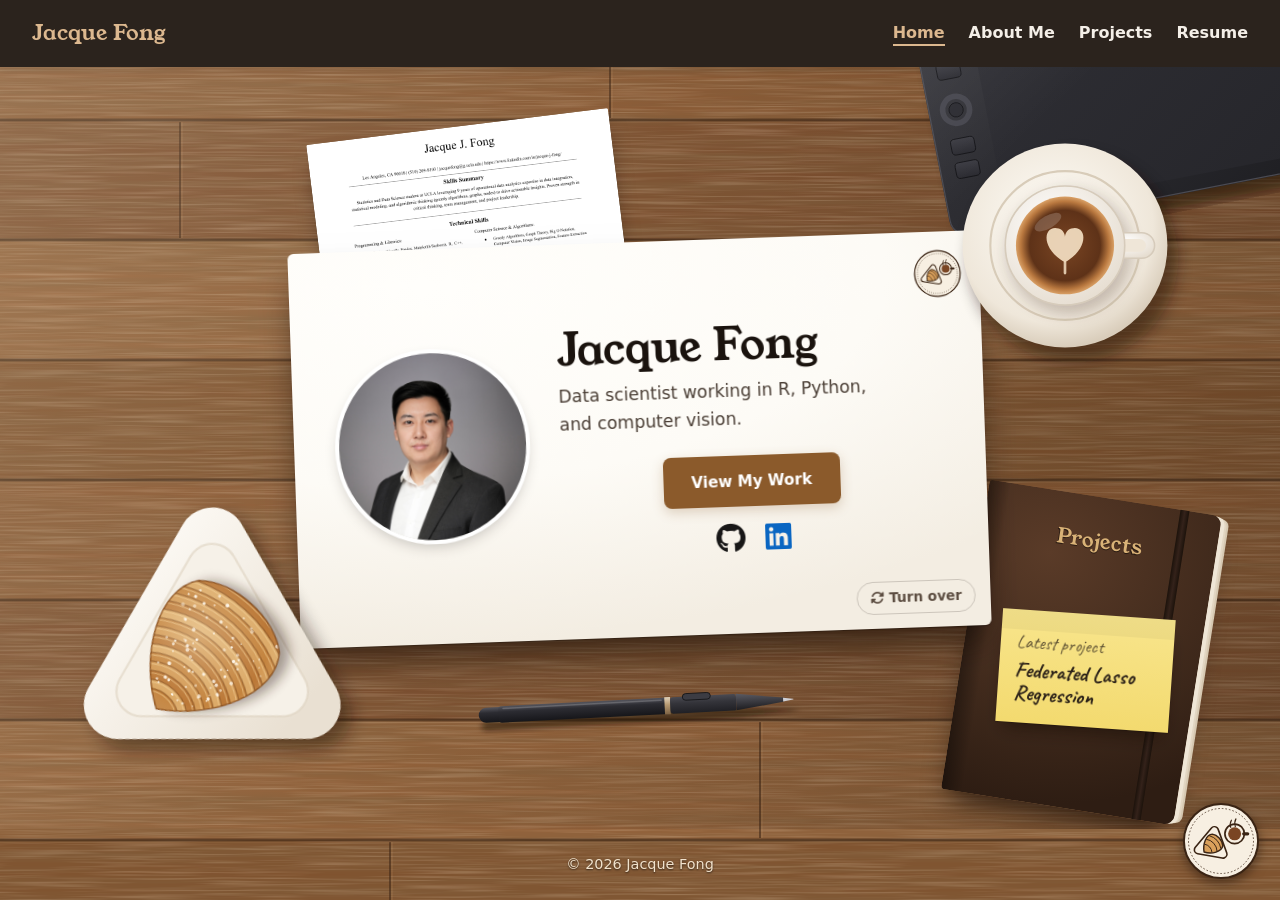
<file: index.html>
<!DOCTYPE html>
<html lang="en">
<head>
    <meta charset="UTF-8">
    <meta name="viewport" content="width=device-width, initial-scale=1.0">
    <title>Jacque Fong | Portfolio</title>
    <link rel="stylesheet" href="https://cdnjs.cloudflare.com/ajax/libs/font-awesome/6.7.2/css/all.min.css">
    <link rel="icon" type="image/svg+xml" href="/assets/emblem.svg">
    <link rel="preconnect" href="https://fonts.googleapis.com">
    <link rel="preconnect" href="https://fonts.gstatic.com" crossorigin>
    <link rel="stylesheet" href="https://fonts.googleapis.com/css2?family=Caveat:wght@500;700&family=Young+Serif&display=swap">
    <link rel="stylesheet" href="/assets/styles.css">
</head>
<body>
    <nav class="site-nav">
        <a href="/" class="brand">Jacque Fong</a>
        <ul>
            <li><a href="/" aria-current="page">Home</a></li>
            <li><a href="/about.html">About Me</a></li>
            <li><a href="/projects.html">Projects</a></li>
            <li><a href="/resume.html">Resume</a></li>
        </ul>
    </nav>

    <main class="desk">
        <img class="prop prop-tablet" src="/assets/tablet.svg" alt="" aria-hidden="true">
        <div class="desk-scene">

            <!-- Things on the desk that are also links -->
            <a class="desk-resume" href="/resume.html" aria-label="Resume">
                <img src="/assets/resume-preview.png" alt="">
            </a>
            <a class="desk-notebook" href="/projects.html" aria-label="All projects">
                <span class="notebook-title">Projects</span>
            </a>
            <a class="sticky-note" id="latest-note" href="/projects.html" hidden>
                <span class="note-label">Latest project</span>
                <span class="note-name" id="latest-name"></span>
                <span class="note-date" id="latest-date"></span>
            </a>

            <!-- Decorative props -->
            <div class="prop prop-coffee" aria-hidden="true">
                <img src="/assets/coffee.svg" alt="">
                <svg class="steam" viewBox="0 0 100 100">
                    <path d="M40 70 C 30 55, 50 45, 40 30 S 45 10, 38 0"/>
                    <path d="M55 72 C 65 58, 45 46, 56 32 S 50 12, 58 2"/>
                    <path d="M48 75 C 40 62, 58 50, 48 36 S 54 16, 46 6"/>
                </svg>
            </div>
            <img class="prop prop-pastry" src="/assets/sfogliatella.svg" alt="" aria-hidden="true">
            <img class="prop prop-pen" src="/assets/pen.svg" alt="" aria-hidden="true">

            <!-- The business card: front and back -->
            <div class="card-wrap">
                <div class="card-flipper" id="card">
                    <article class="business-card card-front" aria-label="Business card, front">
                        <img class="card-emblem" src="/assets/emblem.svg" alt="">
                        <img class="card-photo" src="/assets/profile.jpg" alt="Photo of Jacque Fong">
                        <div class="card-text">
                            <h1>Jacque Fong</h1>
                            <p>Data scientist working in R, Python, and computer vision.</p>
                            <div class="actions">
                                <a href="/projects.html" class="btn">View My Work</a>
                                <div class="social-links">
                                    <a class="github" href="https://github.com/FongJacque" target="_blank" rel="noopener" aria-label="GitHub" title="GitHub">
                                        <i class="fa-brands fa-github" aria-hidden="true"></i>
                                    </a>
                                    <a class="linkedin" href="https://www.linkedin.com/in/jacque-j-fong/" target="_blank" rel="noopener" aria-label="LinkedIn" title="LinkedIn">
                                        <i class="fa-brands fa-linkedin" aria-hidden="true"></i>
                                    </a>
                                </div>
                            </div>
                        </div>
                        <button class="flip-btn" type="button" data-flip>
                            <i class="fa-solid fa-rotate" aria-hidden="true"></i> Turn over
                        </button>
                    </article>

                    <article class="business-card card-back" aria-label="Business card, back" inert>
                        <img class="card-emblem" src="/assets/emblem.svg" alt="">
                        <div class="back-text">
                            <h2>A little more about me</h2>
                            <p>I study Statistics and Data Science at UCLA, after nine years as an intelligence
                                analyst in the U.S. Army. I like turning messy data into clear answers, mostly in R and Python.</p>
                            <p class="currently"><strong>Currently:</strong> open to internships and entry-level roles
                                in data science, analytics, and statistics.</p>
                            <div class="back-links">
                                <a class="btn" href="/about.html">About me</a>
                                <a class="btn btn-outline" href="/resume.html">Resume</a>
                            </div>
                        </div>
                        <button class="flip-btn" type="button" data-flip>
                            <i class="fa-solid fa-rotate" aria-hidden="true"></i> Turn back
                        </button>
                    </article>
                </div>
            </div>
        </div>
    </main>

    <footer class="site-footer">© 2026 Jacque Fong</footer>

    <script>
    // ---------- Flip the business card ----------
    (function () {
        const card  = document.getElementById("card");
        const front = card.querySelector(".card-front");
        const back  = card.querySelector(".card-back");
        card.querySelectorAll("[data-flip]").forEach(btn => btn.addEventListener("click", () => {
            const flipped = card.classList.toggle("flipped");
            // Only the face you can see can be clicked or tabbed into
            front.inert = flipped;
            back.inert = !flipped;
            (flipped ? back : front).querySelector("[data-flip]").focus({ preventScroll: true });
        }));
    })();

    // ---------- Sticky note: the most recently updated project ----------
    (async function () {
        const note = document.getElementById("latest-note");
        function timeAgo(iso) {
            const days = Math.floor((Date.now() - new Date(iso)) / 86400000);
            if (days < 1) return "today";
            if (days < 2) return "yesterday";
            if (days < 30) return `${days} days ago`;
            const months = Math.floor(days / 30);
            return months < 12 ? `${months} month${months > 1 ? "s" : ""} ago` : "over a year ago";
        }
        async function lastCommit(repo, path) {
            const res = await fetch(`https://api.github.com/repos/${repo}/commits?path=${encodeURIComponent(path)}&per_page=1`);
            if (!res.ok) return null;
            const list = await res.json();
            return list.length ? list[0].commit.committer.date : null;
        }
        try {
            const config = await (await fetch("/assets/projects.json")).json();
            if (!config.projects.length) return;

            // Same 30-minute cache the Projects page uses, so this rarely calls GitHub
            let dates = null;
            try {
                const saved = JSON.parse(sessionStorage.getItem("project-dates-v1"));
                if (saved && Date.now() - saved.time < 30 * 60000) dates = saved.dates;
            } catch (e) {}
            if (!dates) {
                dates = {};
                await Promise.all(config.projects.map(async p => {
                    const found = await Promise.all([p.path, ...(p.previousPaths || [])].map(path => lastCommit(config.repo, path).catch(() => null)));
                    dates[p.id] = found.filter(Boolean).sort().pop() || null;
                }));
                try { if (Object.values(dates).some(Boolean)) sessionStorage.setItem("project-dates-v1", JSON.stringify({ time: Date.now(), dates })); } catch (e) {}
            }

            const latest = [...config.projects].sort((a, b) => (dates[b.id] || "").localeCompare(dates[a.id] || ""))[0];
            document.getElementById("latest-name").textContent = latest.name;
            document.getElementById("latest-date").textContent = dates[latest.id] ? `updated ${timeAgo(dates[latest.id])}` : "";
            note.href = `/project.html?id=${encodeURIComponent(latest.id)}`;
            note.hidden = false;
        } catch (e) { /* no note if projects can't load */ }
    })();
    </script>
</body>
</html>
</file>
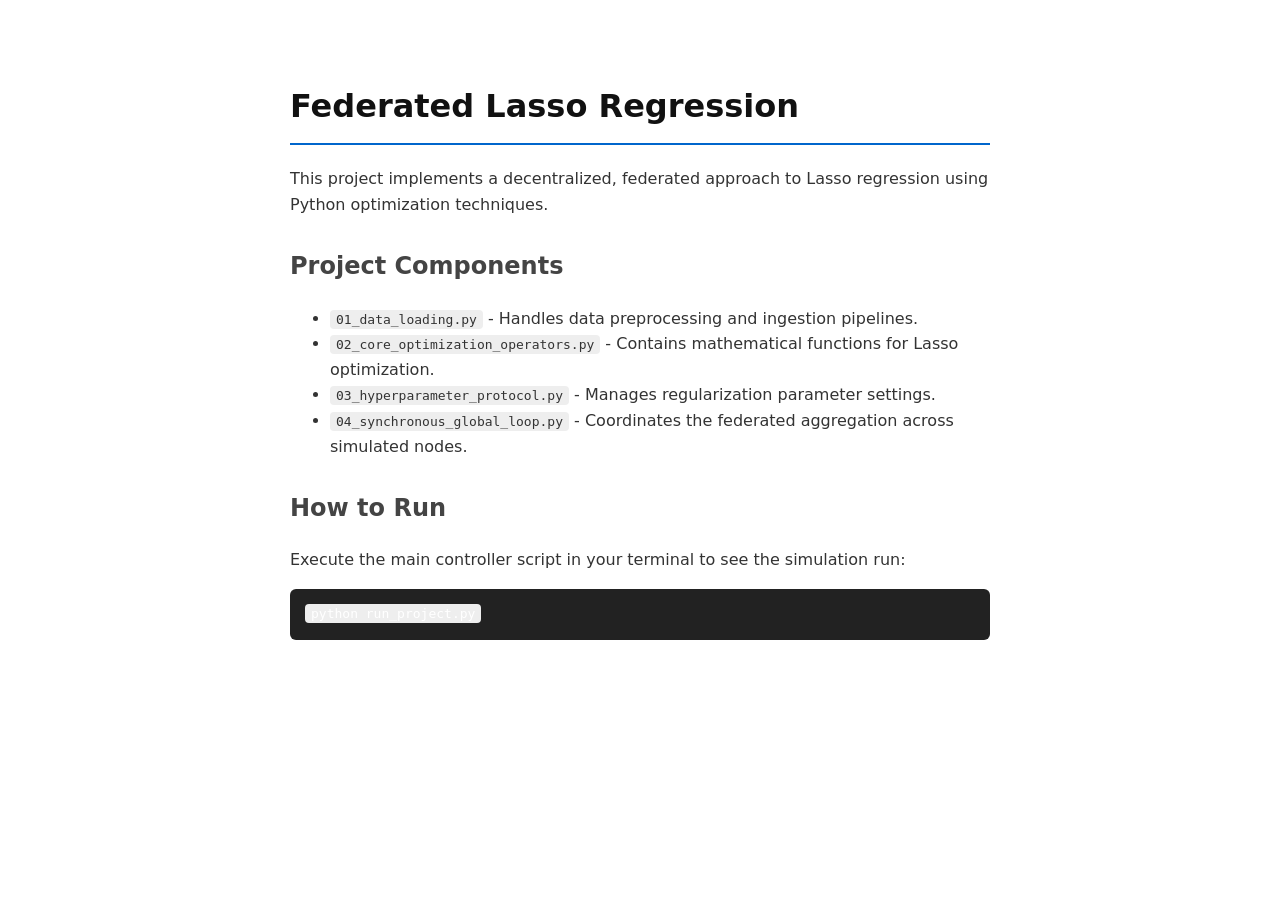
<file: R-Projects/Federated-Lasso-regression/index.html>
<!DOCTYPE html>
<html lang="en">
<head>
    <meta charset="UTF-8">
    <meta name="viewport" content="width=device-width, initial-scale=1.0">
    <title>Federated Lasso Regression</title>
    <style>
        body { font-family: system-ui, sans-serif; max-width: 700px; margin: 40px auto; padding: 20px; line-height: 1.6; color: #333; }
        h1 { color: #111; border-bottom: 2px solid #0066cc; padding-bottom: 10px; }
        h2 { color: #444; margin-top: 30px; }
        .btn { display: inline-block; background: #0066cc; color: white; padding: 10px 20px; text-decoration: none; border-radius: 5px; font-weight: bold; margin-top: 15px; }
        .btn:hover { background: #004c99; }
        code { background: #eee; padding: 2px 6px; border-radius: 4px; font-family: monospace; }
        pre { background: #222; color: #fff; padding: 15px; border-radius: 6px; overflow-x: auto; }
    </style>
</head>
<body>
    <h1>Federated Lasso Regression</h1>
    <p>This project implements a decentralized, federated approach to Lasso regression using Python optimization techniques.</p>
    
    <h2>Project Components</h2>
    <ul>
        <li><code>01_data_loading.py</code> - Handles data preprocessing and ingestion pipelines.</li>
        <li><code>02_core_optimization_operators.py</code> - Contains mathematical functions for Lasso optimization.</li>
        <li><code>03_hyperparameter_protocol.py</code> - Manages regularization parameter settings.</li>
        <li><code>04_synchronous_global_loop.py</code> - Coordinates the federated aggregation across simulated nodes.</li>
    </ul>

    <h2>How to Run</h2>
    <p>Execute the main controller script in your terminal to see the simulation run:</p>
    <pre><code>python run_project.py</code></pre>
</body>
</html>
</file>
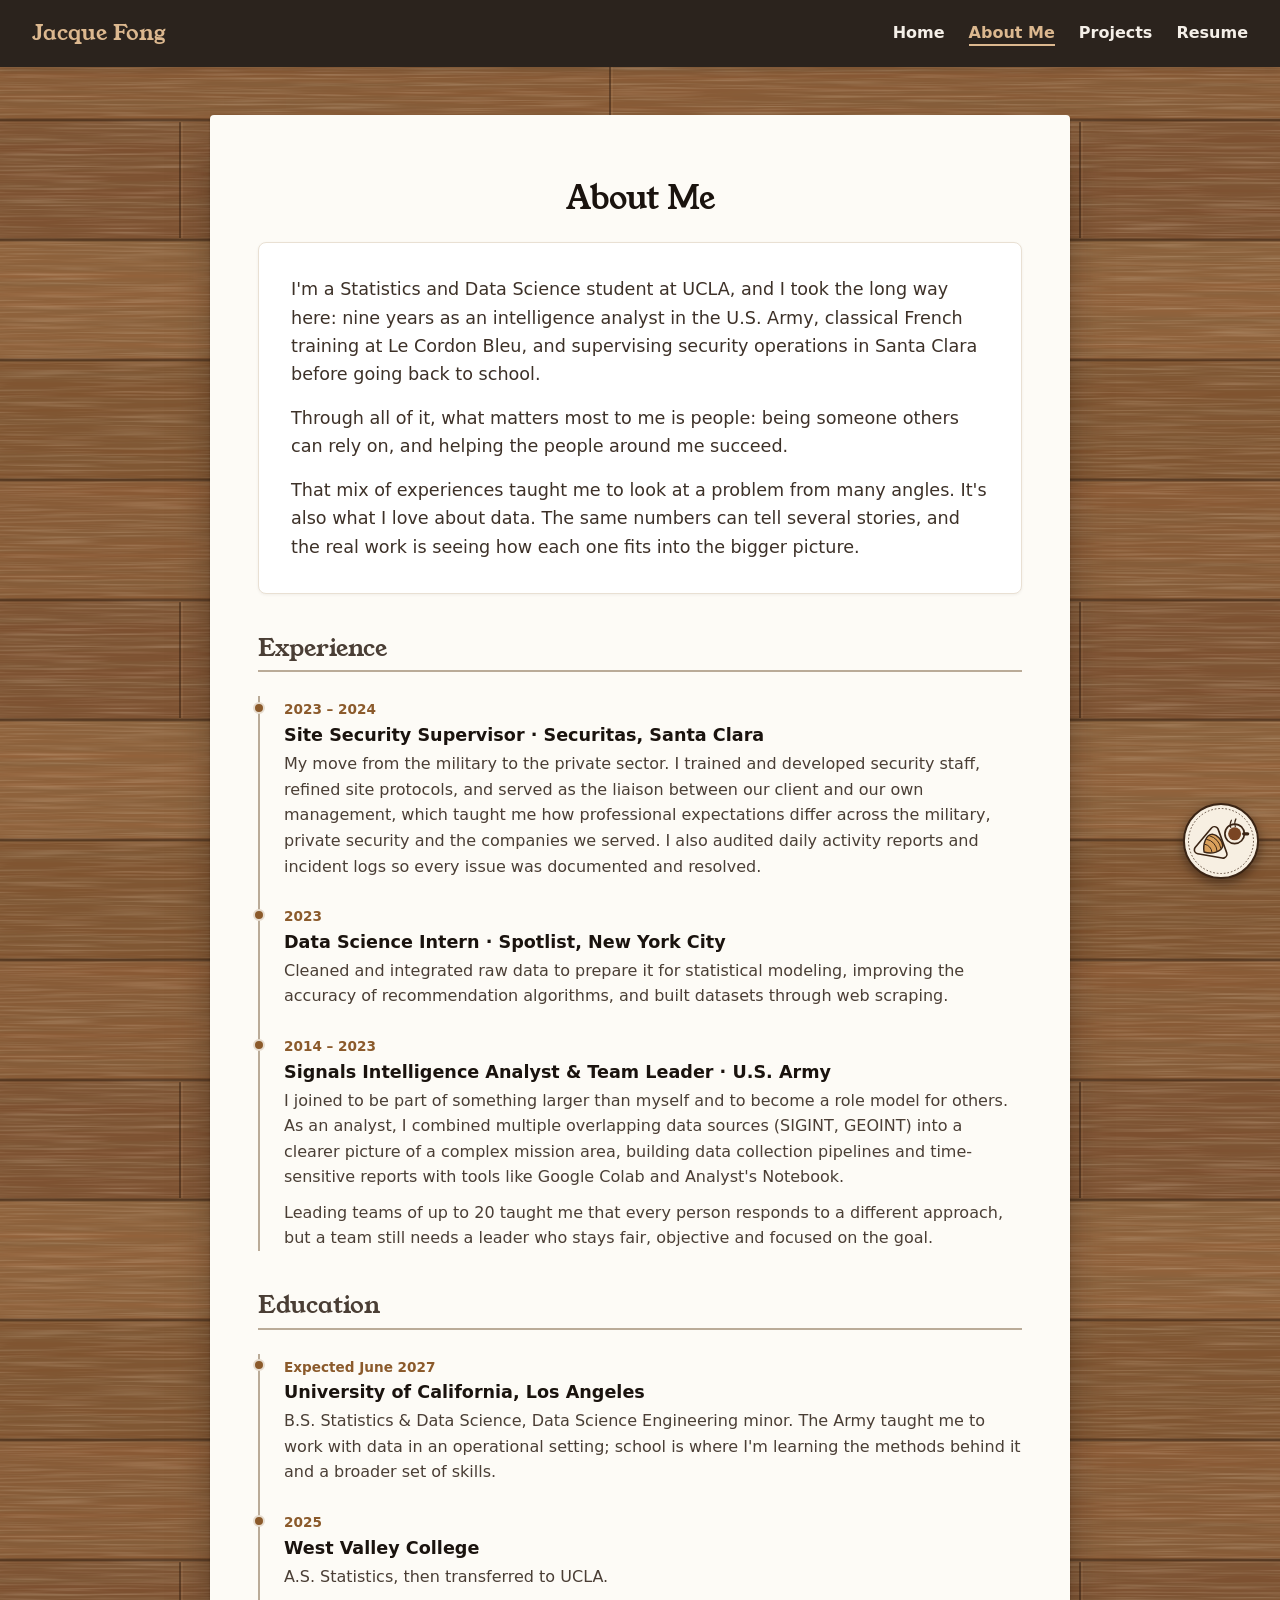
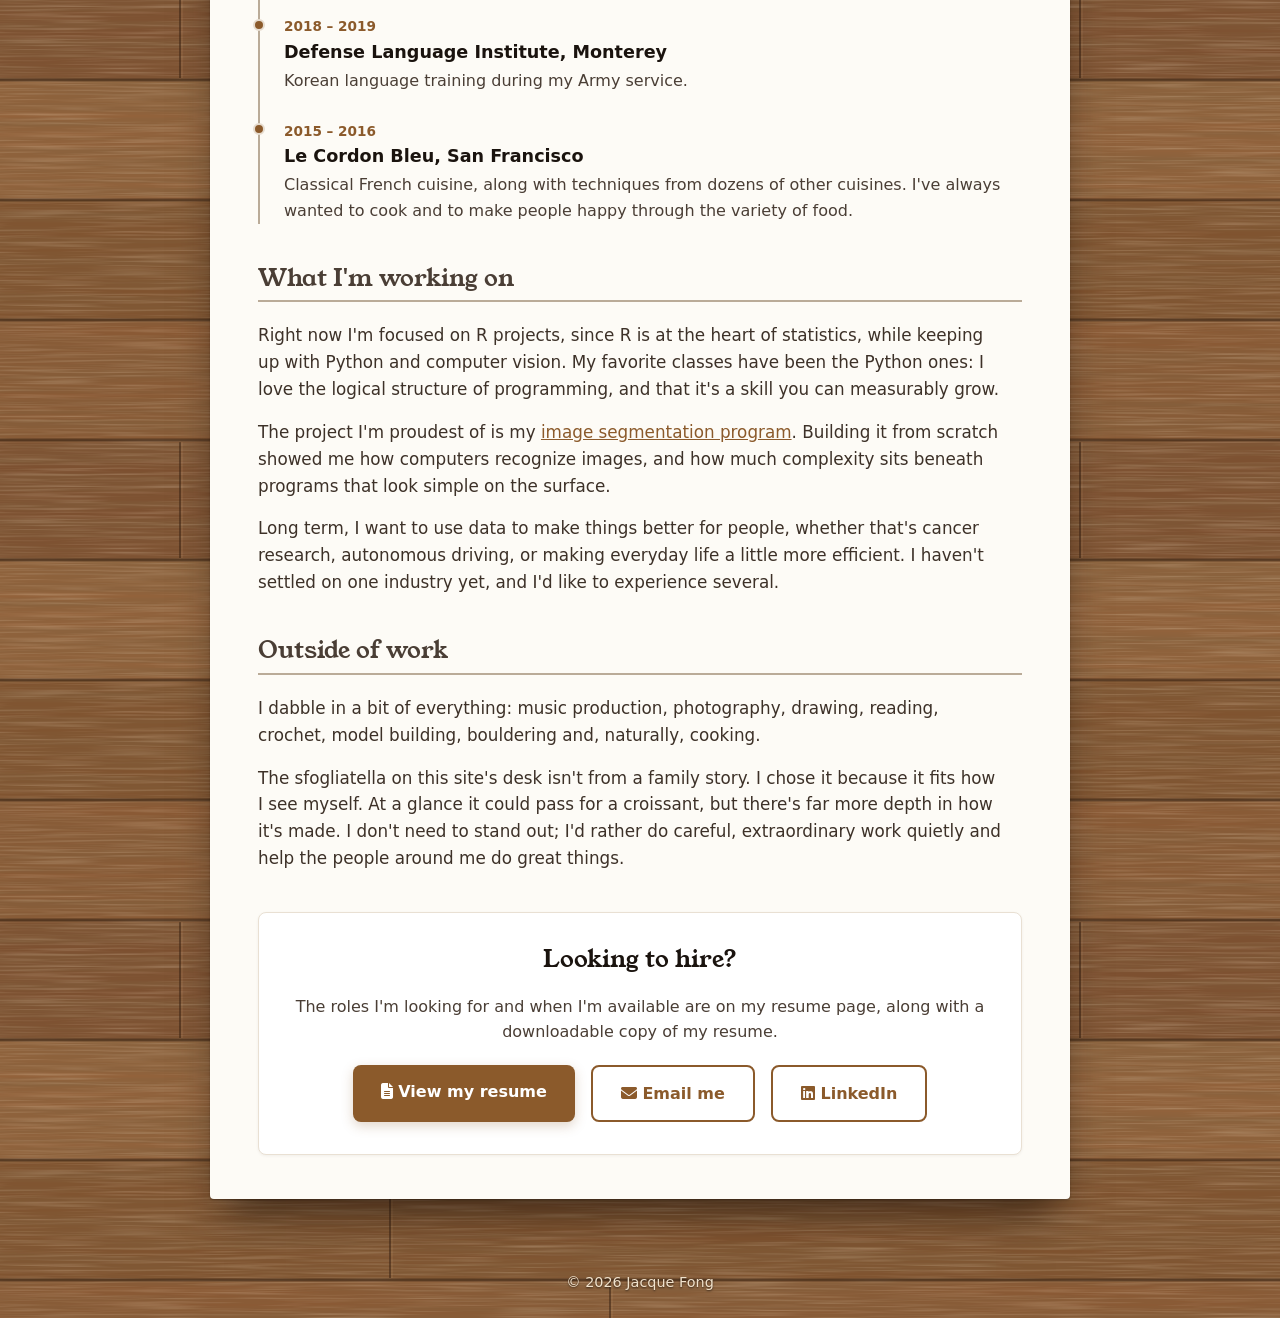
<file: about.html>
<!DOCTYPE html>
<html lang="en">
<head>
    <meta charset="UTF-8">
    <meta name="viewport" content="width=device-width, initial-scale=1.0">
    <title>About Me | Jacque Fong</title>
    <link rel="stylesheet" href="https://cdnjs.cloudflare.com/ajax/libs/font-awesome/6.7.2/css/all.min.css">
    <link rel="icon" type="image/svg+xml" href="/assets/emblem.svg">
    <link rel="preconnect" href="https://fonts.googleapis.com">
    <link rel="preconnect" href="https://fonts.gstatic.com" crossorigin>
    <link rel="stylesheet" href="https://fonts.googleapis.com/css2?family=Young+Serif&display=swap">
    <link rel="stylesheet" href="/assets/styles.css">
</head>
<body>
    <nav class="site-nav">
        <a href="/" class="brand">Jacque Fong</a>
        <ul>
            <li><a href="/">Home</a></li>
            <li><a href="/about.html" aria-current="page">About Me</a></li>
            <li><a href="/projects.html">Projects</a></li>
            <li><a href="/resume.html">Resume</a></li>
        </ul>
    </nav>

    <main class="container about-page">
        <h1>About Me</h1>

        <section class="card about-intro">
            <p>I'm a Statistics and Data Science student at UCLA, and I took the long way here: nine years as an
                intelligence analyst in the U.S. Army, classical French training at Le Cordon Bleu, and supervising
                security operations in Santa Clara before going back to school.</p>
            <p>Through all of it, what matters most to me is people: being someone others can rely on, and helping
                the people around me succeed.</p>
            <p>That mix of experiences taught me to look at a problem from many angles. It's also what I love about
                data. The same numbers can tell several stories, and the real work is seeing how each one fits into
                the bigger picture.</p>
        </section>

        <section class="about-block">
            <h2>Experience</h2>
            <ol class="timeline">
                <li>
                    <span class="when">2023 – 2024</span>
                    <h3>Site Security Supervisor · Securitas, Santa Clara</h3>
                    <p>My move from the military to the private sector. I trained and developed security staff,
                        refined site protocols, and served as the liaison between our client and our own management,
                        which taught me how professional expectations differ across the military, private security and
                        the companies we served. I also audited daily activity reports and incident logs so every issue
                        was documented and resolved.</p>
                </li>
                <li>
                    <span class="when">2023</span>
                    <h3>Data Science Intern · Spotlist, New York City</h3>
                    <p>Cleaned and integrated raw data to prepare it for statistical modeling, improving the accuracy
                        of recommendation algorithms, and built datasets through web scraping.</p>
                </li>
                <li>
                    <span class="when">2014 – 2023</span>
                    <h3>Signals Intelligence Analyst &amp; Team Leader · U.S. Army</h3>
                    <p>I joined to be part of something larger than myself and to become a role model for others. As
                        an analyst, I combined multiple overlapping data sources (SIGINT, GEOINT) into a clearer picture
                        of a complex mission area, building data collection pipelines and time-sensitive reports with
                        tools like Google Colab and Analyst's Notebook.</p>
                    <p>Leading teams of up to 20 taught me that every person responds to a different approach, but a
                        team still needs a leader who stays fair, objective and focused on the goal.</p>
                </li>
            </ol>
        </section>

        <section class="about-block">
            <h2>Education</h2>
            <ol class="timeline">
                <li>
                    <span class="when">Expected June 2027</span>
                    <h3>University of California, Los Angeles</h3>
                    <p>B.S. Statistics &amp; Data Science, Data Science Engineering minor. The Army taught me to work
                        with data in an operational setting; school is where I'm learning the methods behind it and a
                        broader set of skills.</p>
                </li>
                <li>
                    <span class="when">2025</span>
                    <h3>West Valley College</h3>
                    <p>A.S. Statistics, then transferred to UCLA.</p>
                </li>
                <li>
                    <span class="when">2018 – 2019</span>
                    <h3>Defense Language Institute, Monterey</h3>
                    <p>Korean language training during my Army service.</p>
                </li>
                <li>
                    <span class="when">2015 – 2016</span>
                    <h3>Le Cordon Bleu, San Francisco</h3>
                    <p>Classical French cuisine, along with techniques from dozens of other cuisines. I've always
                        wanted to cook and to make people happy through the variety of food.</p>
                </li>
            </ol>
        </section>

        <section class="about-block about-prose">
            <h2>What I'm working on</h2>
            <p>Right now I'm focused on R projects, since R is at the heart of statistics, while keeping up with
                Python and computer vision. My favorite classes have been the Python ones: I love the logical
                structure of programming, and that it's a skill you can measurably grow.</p>
            <p>The project I'm proudest of is my <a href="/project.html?id=image-segmentation">image segmentation
                program</a>. Building it from scratch showed me how computers recognize images, and how much
                complexity sits beneath programs that look simple on the surface.</p>
            <p>Long term, I want to use data to make things better for people, whether that's cancer research,
                autonomous driving, or making everyday life a little more efficient. I haven't settled on one industry
                yet, and I'd like to experience several.</p>
        </section>

        <section class="about-block about-prose">
            <h2>Outside of work</h2>
            <p>I dabble in a bit of everything: music production, photography, drawing, reading, crochet, model
                building, bouldering and, naturally, cooking.</p>
            <p>The sfogliatella on this site's desk isn't from a family story. I chose it because it fits how I see
                myself. At a glance it could pass for a croissant, but there's far more depth in how it's made. I don't
                need to stand out; I'd rather do careful, extraordinary work quietly and help the people around me do
                great things.</p>
        </section>

        <section class="card about-cta">
            <h2>Looking to hire?</h2>
            <p>The roles I'm looking for and when I'm available are on my resume page, along with a
                downloadable copy of my resume.</p>
            <div class="cta-row">
                <a class="btn" href="/resume.html">
                    <i class="fa-solid fa-file-lines" aria-hidden="true"></i> View my resume</a>
                <a class="btn btn-outline" href="mailto:fong.jacque@gmail.com">
                    <i class="fa-solid fa-envelope" aria-hidden="true"></i> Email me</a>
                <a class="btn btn-outline" href="https://www.linkedin.com/in/jacque-j-fong/" target="_blank" rel="noopener">
                    <i class="fa-brands fa-linkedin" aria-hidden="true"></i> LinkedIn</a>
            </div>
        </section>
    </main>

    <footer class="site-footer">© 2026 Jacque Fong</footer>
</body>
</html>
</file>
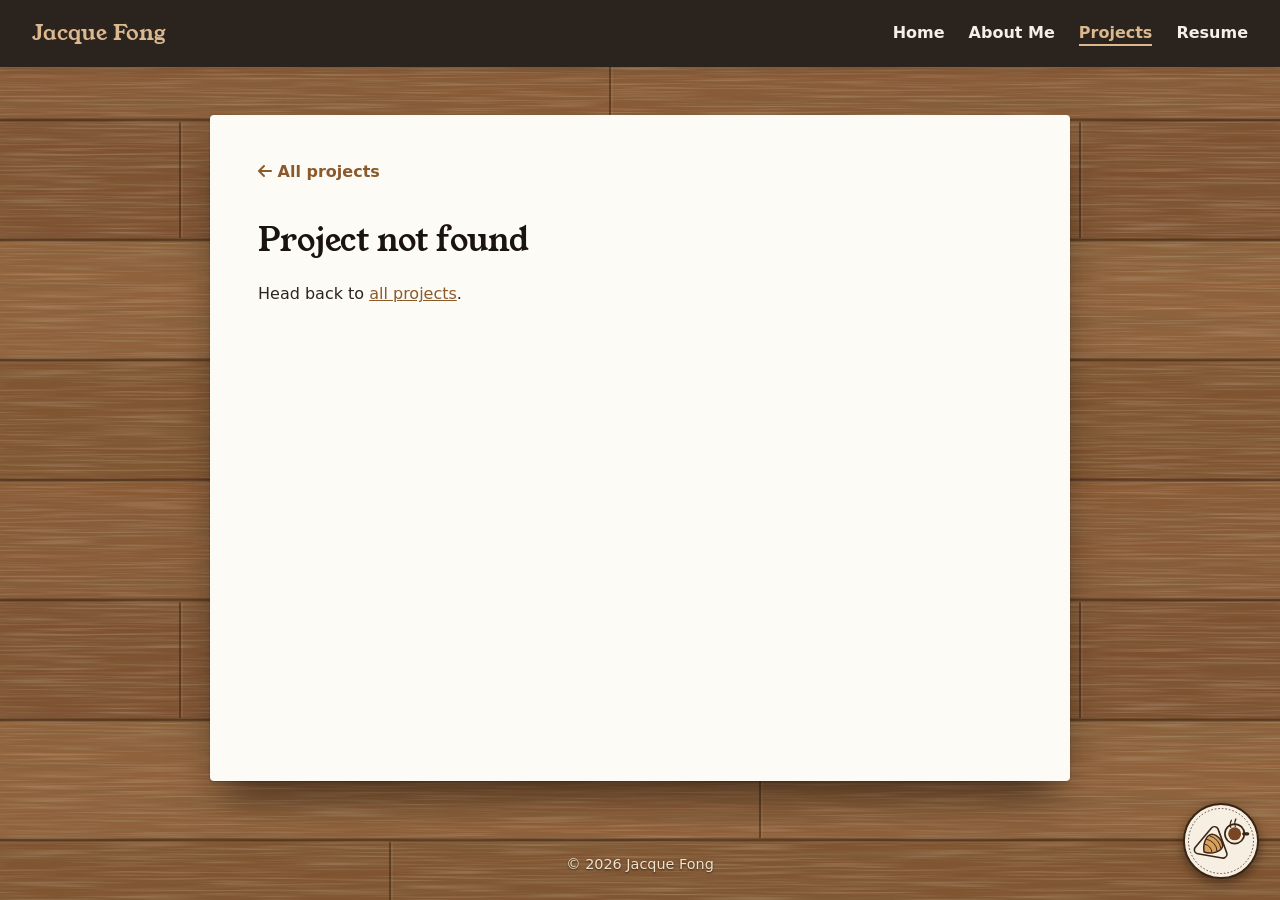
<file: project.html>
<!DOCTYPE html>
<html lang="en">
<head>
    <meta charset="UTF-8">
    <meta name="viewport" content="width=device-width, initial-scale=1.0">
    <title>Project | Jacque Fong</title>
    <link rel="stylesheet" href="https://cdnjs.cloudflare.com/ajax/libs/font-awesome/6.7.2/css/all.min.css">
    <link rel="icon" type="image/svg+xml" href="/assets/emblem.svg">
    <link rel="preconnect" href="https://fonts.googleapis.com">
    <link rel="preconnect" href="https://fonts.gstatic.com" crossorigin>
    <link rel="stylesheet" href="https://fonts.googleapis.com/css2?family=Young+Serif&display=swap">
    <link rel="stylesheet" href="/assets/styles.css">
</head>
<body>
    <nav class="site-nav">
        <a href="/" class="brand">Jacque Fong</a>
        <ul>
            <li><a href="/">Home</a></li>
            <li><a href="/about.html">About Me</a></li>
            <li><a href="/projects.html" aria-current="page">Projects</a></li>
            <li><a href="/resume.html">Resume</a></li>
        </ul>
    </nav>

    <main class="container project-page">
        <a href="/projects.html" class="back-link"><i class="fa-solid fa-arrow-left" aria-hidden="true"></i> All projects</a>

        <div id="project-body">
            <p class="loading">Loading project…</p>
        </div>
    </main>

    <footer class="site-footer">© 2026 Jacque Fong</footer>

    <script type="module">
    import { runDemo, stopDemo, demoLanguage } from "/assets/demo-runner.js";

    // ------------------------------------------------------------------
    // One template for every project: project.html?id=<project id>.
    // Details come from /assets/projects.json; activity comes from
    // GitHub's public API; demos run through /assets/demo-runner.js.
    // ------------------------------------------------------------------

    const params = new URLSearchParams(location.search);
    const projectId = params.get("id");
    const body = document.getElementById("project-body");

    function escapeHtml(text) {
        const div = document.createElement("div");
        div.textContent = text;
        return div.innerHTML;
    }

    function formatDate(iso) {
        return new Date(iso).toLocaleDateString(undefined, { year: "numeric", month: "short", day: "numeric" });
    }

    // ---------- Activity: commits from GitHub ----------

    async function fetchCommits(repo, project) {
        const cacheKey = "commits-v1-" + project.id;
        try {
            const saved = JSON.parse(sessionStorage.getItem(cacheKey));
            if (saved && Date.now() - saved.time < 30 * 60000) return saved.commits;
        } catch (e) { /* no storage: just fetch */ }

        const paths = [project.path, ...(project.previousPaths || [])];
        const lists = await Promise.all(paths.map(async path => {
            const res = await fetch(`https://api.github.com/repos/${repo}/commits?path=${encodeURIComponent(path)}&per_page=100`);
            if (!res.ok) throw new Error("GitHub API " + res.status);
            return res.json();
        }));

        // Merge, drop duplicates (e.g. the commit that moved the folder), newest first
        const bySha = new Map();
        lists.flat().forEach(c => bySha.set(c.sha, {
            sha: c.sha,
            message: c.commit.message.split("\n")[0],
            date: c.commit.author.date,
            url: c.html_url,
        }));
        const commits = [...bySha.values()].sort((a, b) => b.date.localeCompare(a.date));

        try { sessionStorage.setItem(cacheKey, JSON.stringify({ time: Date.now(), commits })); } catch (e) {}
        return commits;
    }

    function localDayKey(date) {
        return `${date.getFullYear()}-${date.getMonth()}-${date.getDate()}`;
    }

    // GitHub-style grid: one column per week, one square per day, last 52 weeks
    function activityGrid(commits) {
        const counts = {};
        commits.forEach(c => {
            const key = localDayKey(new Date(c.date));
            counts[key] = (counts[key] || 0) + 1;
        });

        const today = new Date(); today.setHours(0, 0, 0, 0);
        const start = new Date(today);
        start.setDate(start.getDate() - 7 * 52 - today.getDay());   // back to a Sunday

        let cells = "", months = "", lastMonth = -1, week = 0;
        for (let d = new Date(start); d <= today; d.setDate(d.getDate() + 1)) {
            if (d.getDay() === 0) {
                week++;
                if (d.getMonth() !== lastMonth) {
                    lastMonth = d.getMonth();
                    // skip the label for a partial first month: it would be cut off
                    const partialFirstMonth = week === 1 && d.getDate() > 7;
                    if (!partialFirstMonth) months += `<span style="grid-column:${week}">${d.toLocaleDateString(undefined, { month: "short" })}</span>`;
                }
            }
            const n = counts[localDayKey(d)] || 0;
            const level = n === 0 ? 0 : n === 1 ? 1 : n <= 3 ? 2 : n <= 6 ? 3 : 4;
            const label = `${n} commit${n === 1 ? "" : "s"} on ${d.toLocaleDateString()}`;
            cells += `<span class="day level-${level}" title="${label}"></span>`;
        }

        return `
            <div class="grid-scroll">
                <div class="grid-months" style="grid-template-columns:repeat(${week}, 13px)">${months}</div>
                <div class="activity-grid">${cells}</div>
            </div>
            <div class="grid-legend">Less
                <span class="day level-0"></span><span class="day level-1"></span><span class="day level-2"></span>
                <span class="day level-3"></span><span class="day level-4"></span> More
            </div>`;
    }

    function commitList(commits) {
        return `<ol class="commit-list">${commits.map(c => `
            <li>
                <span class="commit-msg">${escapeHtml(c.message)}</span>
                <span class="commit-meta">
                    <time datetime="${c.date}">${formatDate(c.date)}</time>
                    <a href="${c.url}" target="_blank" rel="noopener" title="View this change on GitHub">${c.sha.slice(0, 7)}</a>
                </span>
            </li>`).join("")}</ol>`;
    }

    async function renderActivity(repo, project) {
        const box = document.getElementById("activity");
        try {
            const commits = await fetchCommits(repo, project);
            if (!commits.length) { box.innerHTML = `<p class="coming-soon">No commits yet.</p>`; return; }
            const first = commits[commits.length - 1].date, last = commits[0].date;
            box.innerHTML = `
                <p class="activity-summary"><strong>${commits.length}</strong> commit${commits.length === 1 ? "" : "s"}
                    · started ${formatDate(first)} · last updated ${formatDate(last)}</p>
                ${activityGrid(commits)}
                <h3>Recent changes</h3>
                ${commitList(commits.slice(0, 15))}`;
            const scroller = box.querySelector(".grid-scroll");
            scroller.scrollLeft = scroller.scrollWidth;    // show the most recent weeks first on phones
        } catch (err) {
            box.innerHTML = `<p class="coming-soon">Activity couldn't load right now (GitHub limits how often it can be checked).
                See the full history on <a href="https://github.com/${repo}/commits/main/${project.path}" target="_blank" rel="noopener">GitHub</a>.</p>`;
        }
    }

    // ---------- Demo: run the project's code in the browser ----------

    function setupDemo(repo, project) {
        const runBtn  = document.getElementById("run-btn");
        const stopBtn = document.getElementById("stop-btn");
        const status  = document.getElementById("demo-status");
        const output  = document.getElementById("demo-output");
        const plots   = document.getElementById("demo-plots");
        let run = 0, startTime = 0, timer = null, phase = "";

        // ----- Optional: the visitor's own text -----
        const tx = project.demo.text;
        const textarea = tx ? document.getElementById("demo-textarea") : null;
        if (tx) {
            if (tx.example) document.getElementById("text-example").addEventListener("click", () => { textarea.value = tx.example; textarea.focus(); });
            document.getElementById("text-clear").addEventListener("click", () => { textarea.value = ""; textarea.focus(); });
        }

        // ----- Optional: the visitor's own file -----
        const up = project.demo.upload;
        let chosenFile = null;
        if (up) {
            const input   = document.getElementById("demo-file");
            const chosen  = document.getElementById("upload-chosen");
            const thumb   = document.getElementById("upload-thumb");
            const nameEl  = document.getElementById("upload-name");
            const errorEl = document.getElementById("upload-error");
            const allowed = (up.accept || "").split(",").map(x => x.trim().toLowerCase()).filter(Boolean);
            const maxBytes = (up.maxMB || 20) * 1024 * 1024;

            const clear = () => {
                chosenFile = null;
                input.value = "";
                chosen.hidden = true;
                if (thumb.src) URL.revokeObjectURL(thumb.src);
                thumb.removeAttribute("src");
            };
            input.addEventListener("change", () => {
                const file = input.files[0];
                errorEl.hidden = true;
                if (!file) return;
                const ext = "." + (file.name.split(".").pop() || "").toLowerCase();
                if (allowed.length && !allowed.includes(ext)) {
                    errorEl.textContent = `${file.name} isn't a supported file type. Choose ${allowed.join(", ")}.`;
                    errorEl.hidden = false; clear(); return;
                }
                if (file.size > maxBytes) {
                    errorEl.textContent = `${file.name} is larger than ${up.maxMB || 20} MB. Choose a smaller file.`;
                    errorEl.hidden = false; clear(); return;
                }
                chosenFile = file;
                nameEl.textContent = file.name;
                if (file.type.startsWith("image/")) { thumb.src = URL.createObjectURL(file); thumb.hidden = false; }
                else thumb.hidden = true;
                chosen.hidden = false;
            });
            document.getElementById("upload-clear").addEventListener("click", clear);
        }

        const seconds = () => Math.round((Date.now() - startTime) / 1000);
        const tick = () => status.textContent = `${phase} (${seconds()}s)`;

        function print(text, cls) {
            const line = document.createElement("span");
            if (cls) line.className = cls;
            line.textContent = text + "\n";
            output.appendChild(line);
            output.scrollTop = output.scrollHeight;
        }

        function finish(message) {
            clearInterval(timer);
            status.textContent = message;
            runBtn.disabled = false;
            runBtn.innerHTML = `<i class="fa-solid fa-rotate-right" aria-hidden="true"></i> Run again`;
            stopBtn.hidden = true;
        }

        runBtn.addEventListener("click", async () => {
            const thisRun = ++run;
            const live = fn => (...args) => { if (thisRun === run) fn(...args); };   // ignore leftovers from a stopped run
            output.textContent = "";
            plots.innerHTML = "";
            output.hidden = false;
            runBtn.disabled = true;
            stopBtn.hidden = false;
            startTime = Date.now();
            phase = "Starting…";
            timer = setInterval(tick, 1000);
            tick();

            // The visitor's file goes in as user_input/<their file name> and is passed to the script as its argument
            let extra = { files: {}, args: [] };
            if (chosenFile) {
                // Keep the visitor's file name (minus unusual characters) so messages mention it
                const safeName = chosenFile.name.replace(/[^A-Za-z0-9._-]+/g, "_").replace(/^[._]+/, "") || "upload";
                const path = `user_input/${safeName}`;
                extra.files[path] = await chosenFile.arrayBuffer();
                extra.args.push(path);
            }
            // The visitor's text goes in as user_input/<fileName> and is passed as the next argument
            if (textarea && textarea.value.trim()) {
                const path = `user_input/${(tx.fileName || "input.txt").replace(/[^A-Za-z0-9._-]+/g, "_")}`;
                extra.files[path] = new TextEncoder().encode(textarea.value).buffer;
                extra.args.push(path);
            }

            const ok = await runDemo(repo, project, {
                status: live(text => { phase = text; tick(); }),
                stdout: live(text => print(text)),
                stderr: live(text => print(text, "stderr")),
                image:  live(src => {
                    const img = document.createElement("img");
                    img.src = src;
                    img.alt = "Image produced by the demo";
                    plots.appendChild(img);
                }),
            }, extra);
            if (thisRun === run) finish(ok ? `Finished in ${seconds()}s.` : "Stopped with an error.");
        });

        stopBtn.addEventListener("click", () => {
            run++;
            stopDemo();
            print("Stopped.", "stderr");
            finish("Stopped.");
        });
    }

    // ---------- Optional interactive section (a project's own script) ----------

    async function mountWidget(project) {
        const root = document.getElementById("widget-root");
        const base = "/" + project.path.replace(/\/$/, "") + "/";
        try {
            const widget = await import(base + project.widget.script);
            widget.mount(root, {
                basePath: base,
                imageUrl: project.widget.image ? base + project.widget.image : null,
                config: project.widget,
            });
        } catch (err) {
            root.innerHTML = `<p class="coming-soon">This part couldn't load right now. Try refreshing the page.</p>`;
        }
    }

    // ---------- Page ----------

    async function buildPage() {
        let config;
        try { config = await (await fetch("/assets/projects.json")).json(); }
        catch (e) { body.innerHTML = `<p class="coming-soon">This project couldn't load right now.</p>`; return; }

        const project = config.projects.find(p => p.id === projectId);
        if (!project) {
            body.innerHTML = `<h1>Project not found</h1><p>Head back to <a href="/projects.html">all projects</a>.</p>`;
            return;
        }

        document.title = `${project.name} | Jacque Fong`;
        const sourceUrl = `https://github.com/${config.repo}/tree/main/${project.path}`;
        const tags = (project.tags || []).map(t => `<span class="tag">${escapeHtml(t)}</span>`).join("");

        const lang = project.demo && demoLanguage(project.demo) === "r" ? "R" : "Python";
        const up = project.demo && project.demo.upload;
        const uploadBlock = up ? `
                <div class="demo-upload">
                    <input id="demo-file" type="file" accept="${escapeHtml(up.accept || "")}">
                    <label for="demo-file" class="btn btn-outline upload-btn">
                        <i class="fa-solid fa-upload" aria-hidden="true"></i> ${escapeHtml(up.label || "Use your own file")}</label>
                    <div id="upload-chosen" class="upload-chosen" hidden>
                        <img id="upload-thumb" alt="">
                        <span id="upload-name"></span>
                        <button id="upload-clear" class="link-btn" type="button">Use the sample instead</button>
                    </div>
                    <p class="upload-note">${escapeHtml(up.hint || "")} Your file stays on your device: it's read by the in-browser
                        Python and never uploaded anywhere.</p>
                    <p id="upload-error" class="upload-error" role="alert" hidden></p>
                </div>` : "";
        const tx = project.demo && project.demo.text;
        const textBlock = tx ? `
                <div class="demo-text">
                    <label for="demo-textarea" class="demo-text-label">${escapeHtml(tx.label || "Your input (optional)")}</label>
                    <textarea id="demo-textarea" rows="${Number(tx.rows) || 5}" maxlength="${Number(tx.maxLength) || 4000}"
                        placeholder="${escapeHtml(tx.placeholder || "")}" spellcheck="true"></textarea>
                    <div class="demo-text-actions">
                        ${tx.example ? `<button id="text-example" class="link-btn" type="button">Fill in an example</button>` : ""}
                        <button id="text-clear" class="link-btn" type="button">Clear</button>
                    </div>
                    <p class="upload-note">${escapeHtml(tx.hint || "")} Leave it empty to use the default. What you type stays in your browser.</p>
                </div>` : "";
        const demoSection = project.demo ? `
            <section class="card project-block">
                <h2>${escapeHtml(project.demo.title || "Run it")}</h2>
                <p class="demo-note">This runs the project's actual code (<code>${escapeHtml(project.demo.entry)}</code>)
                    right here in your browser using ${lang} for the web. Nothing is installed or saved, and refreshing the page clears it.
                    The first run downloads ${lang} into your browser, so it takes ${escapeHtml(project.demo.runtime || "a little longer")}.</p>
                ${uploadBlock}
                ${textBlock}
                <div class="demo-controls">
                    <button id="run-btn" class="btn" type="button"><i class="fa-solid fa-play" aria-hidden="true"></i> Run demo</button>
                    <button id="stop-btn" class="btn btn-outline" type="button" hidden><i class="fa-solid fa-stop" aria-hidden="true"></i> Stop</button>
                    <span id="demo-status" class="demo-status" aria-live="polite"></span>
                </div>
                <pre id="demo-output" class="demo-output" hidden></pre>
                <div id="demo-plots" class="demo-plots"></div>
            </section>` : "";

        body.innerHTML = `
            <header class="project-header">
                <h1>${escapeHtml(project.name)}</h1>
                <p>${escapeHtml(project.description)}</p>
                <div class="tags">${tags}</div>
                <a class="btn btn-outline source-btn" href="${sourceUrl}" target="_blank" rel="noopener">
                    <i class="fa-brands fa-github" aria-hidden="true"></i> View source on GitHub</a>
            </header>

            ${project.widget ? `
            <section class="card project-block">
                <h2>${escapeHtml(project.widget.title || "Try it yourself")}</h2>
                <div id="widget-root"><p class="loading">Loading…</p></div>
            </section>` : ""}

            <section class="card project-block">
                <h2>Activity</h2>
                <div id="activity"><p class="loading">Loading activity…</p></div>
            </section>

            ${demoSection}`;

        renderActivity(config.repo, project);
        if (project.widget) mountWidget(project);
        if (project.demo) setupDemo(config.repo, project);
    }

    buildPage();
    </script>
</body>
</html>
</file>
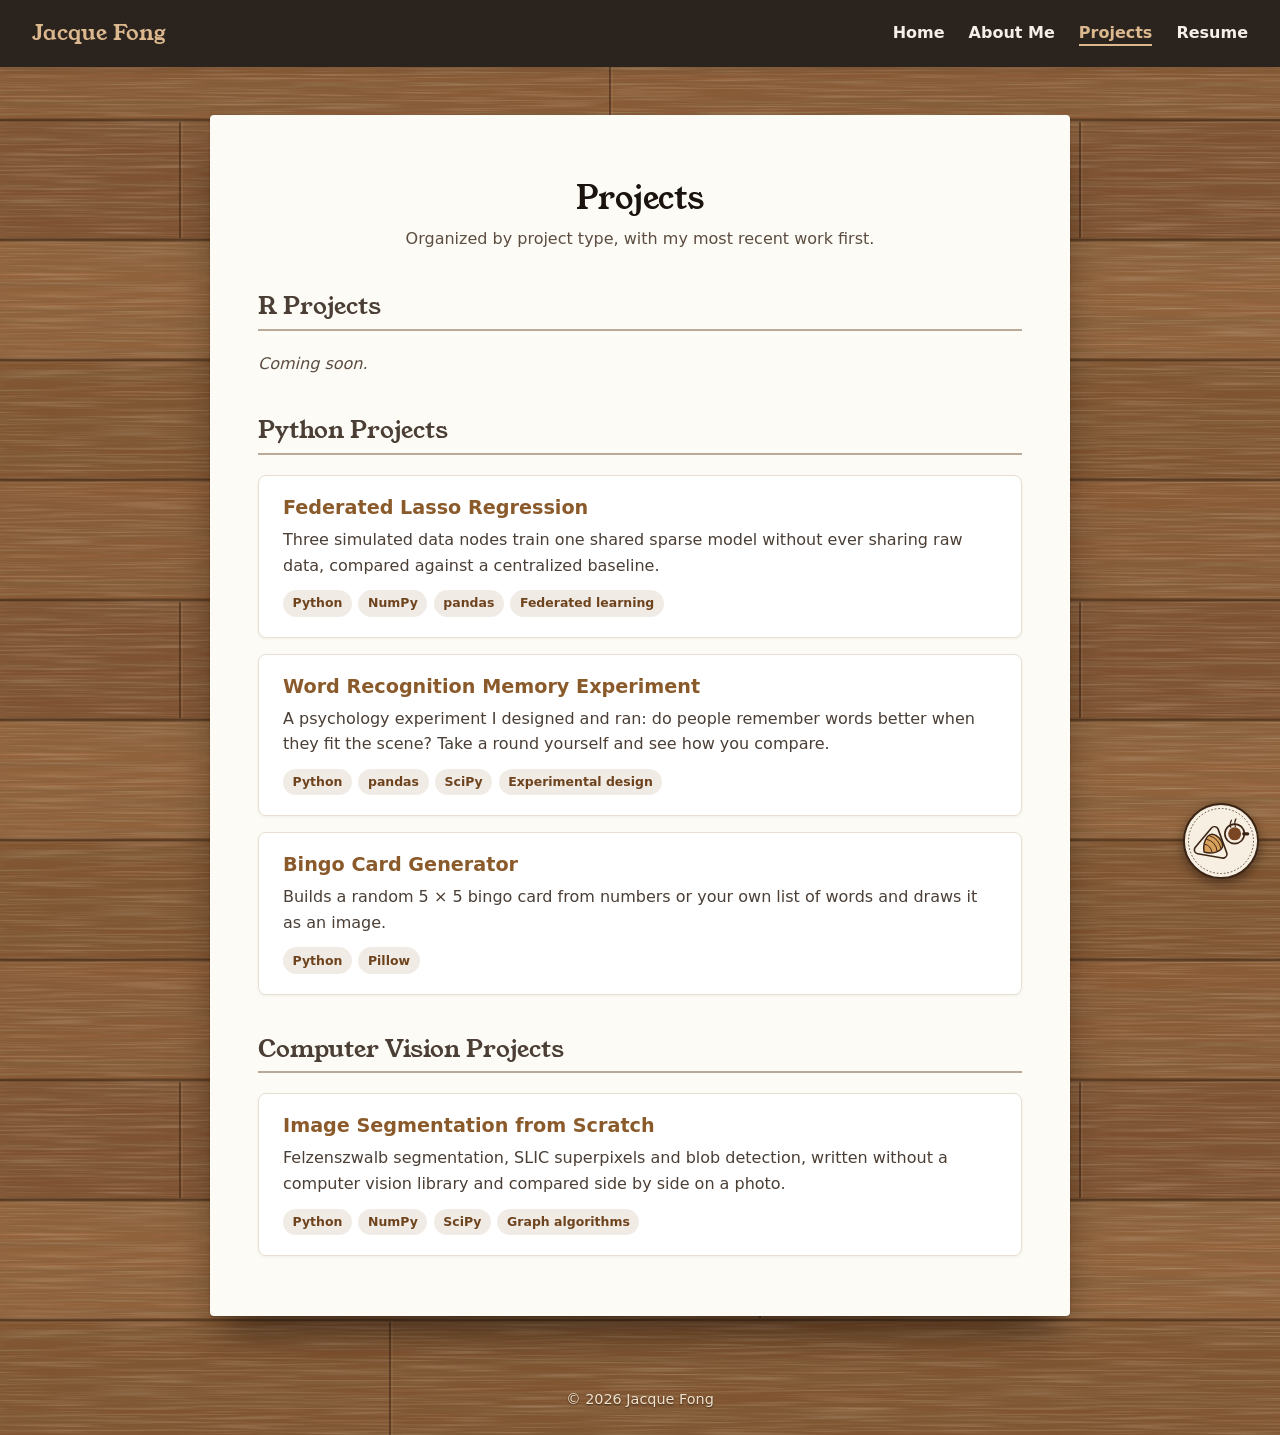
<file: projects.html>
<!DOCTYPE html>
<html lang="en">
<head>
    <meta charset="UTF-8">
    <meta name="viewport" content="width=device-width, initial-scale=1.0">
    <title>Projects | Jacque Fong</title>
    <link rel="icon" type="image/svg+xml" href="/assets/emblem.svg">
    <link rel="preconnect" href="https://fonts.googleapis.com">
    <link rel="preconnect" href="https://fonts.gstatic.com" crossorigin>
    <link rel="stylesheet" href="https://fonts.googleapis.com/css2?family=Young+Serif&display=swap">
    <link rel="stylesheet" href="/assets/styles.css">
</head>
<body>
    <nav class="site-nav">
        <a href="/" class="brand">Jacque Fong</a>
        <ul>
            <li><a href="/">Home</a></li>
            <li><a href="/about.html">About Me</a></li>
            <li><a href="/projects.html" aria-current="page">Projects</a></li>
            <li><a href="/resume.html">Resume</a></li>
        </ul>
    </nav>

    <main class="container projects-page">
        <h1>Projects</h1>
        <p class="subtitle">Organized by project type, with my most recent work first.</p>
        <div id="project-sections">
            <p class="loading">Loading projects…</p>
        </div>
    </main>

    <footer class="site-footer">© 2026 Jacque Fong</footer>

    <script>
    // ------------------------------------------------------------------
    // Builds the projects list from /assets/projects.json, then asks
    // GitHub when each project folder was last changed and sorts each
    // section newest-first. To add a project, edit projects.json only.
    // ------------------------------------------------------------------

    const CACHE_KEY = "project-dates-v1";
    const CACHE_MINUTES = 30;   // keeps us well under GitHub's 60 requests/hour limit

    // Last commit date for one folder (ISO string), or null if unavailable
    async function lastCommitDate(repo, path) {
        const url = `https://api.github.com/repos/${repo}/commits?path=${encodeURIComponent(path)}&per_page=1`;
        const res = await fetch(url);
        if (!res.ok) return null;
        const commits = await res.json();
        return commits.length ? commits[0].commit.committer.date : null;
    }

    // Newest date across a project's current folder and any old folder names
    async function projectDate(repo, project) {
        const paths = [project.path, ...(project.previousPaths || [])];
        const dates = await Promise.all(paths.map(p => lastCommitDate(repo, p).catch(() => null)));
        const valid = dates.filter(Boolean).sort();
        return valid.length ? valid[valid.length - 1] : null;
    }

    function readCache() {
        try {
            const saved = JSON.parse(sessionStorage.getItem(CACHE_KEY));
            if (saved && Date.now() - saved.time < CACHE_MINUTES * 60000) return saved.dates;
        } catch (e) { /* storage unavailable: just fetch again */ }
        return null;
    }

    function writeCache(dates) {
        try { sessionStorage.setItem(CACHE_KEY, JSON.stringify({ time: Date.now(), dates })); }
        catch (e) { /* ignore */ }
    }

    function timeAgo(iso) {
        const days = Math.floor((Date.now() - new Date(iso)) / 86400000);
        if (days < 1)  return "today";
        if (days < 2)  return "yesterday";
        if (days < 30) return `${days} days ago`;
        const months = Math.floor(days / 30);
        if (months < 12) return `${months} month${months > 1 ? "s" : ""} ago`;
        const years = Math.floor(days / 365);
        return `${years} year${years > 1 ? "s" : ""} ago`;
    }

    function escapeHtml(text) {
        const div = document.createElement("div");
        div.textContent = text;
        return div.innerHTML;
    }

    function projectCard(project, date) {
        const updated = date
            ? `<time datetime="${date}" title="${new Date(date).toLocaleString()}">Updated ${timeAgo(date)}</time>`
            : "";
        const tags = (project.tags || []).map(t => `<span class="tag">${escapeHtml(t)}</span>`).join("");
        return `
            <li>
                <a class="card project-card" href="/project.html?id=${encodeURIComponent(project.id)}">
                    <div class="project-head">
                        <h3>${escapeHtml(project.name)}</h3>
                        ${updated}
                    </div>
                    <p>${escapeHtml(project.description)}</p>
                    <div class="tags">${tags}</div>
                </a>
            </li>`;
    }

    async function buildPage() {
        const container = document.getElementById("project-sections");
        try {
            const config = await (await fetch("/assets/projects.json")).json();

            let dates = readCache();
            if (!dates) {
                dates = {};
                await Promise.all(config.projects.map(async p => {
                    dates[p.id] = await projectDate(config.repo, p);
                }));
                if (Object.values(dates).some(Boolean)) writeCache(dates);
            }

            container.innerHTML = config.sections.map(section => {
                const items = config.projects
                    .filter(p => p.section === section.id)
                    .sort((a, b) => (dates[b.id] || "").localeCompare(dates[a.id] || ""));

                const body = items.length
                    ? `<ul class="project-list">${items.map(p => projectCard(p, dates[p.id])).join("")}</ul>`
                    : `<p class="coming-soon">Coming soon.</p>`;

                return `<section class="project-section"><h2>${escapeHtml(section.title)}</h2>${body}</section>`;
            }).join("");
        } catch (err) {
            container.innerHTML = `<p class="coming-soon">Projects couldn't load right now. You can browse them on
                <a href="https://github.com/FongJacque/Personal-Projects" target="_blank" rel="noopener">GitHub</a>.</p>`;
        }
    }

    buildPage();
    </script>
</body>
</html>
</file>
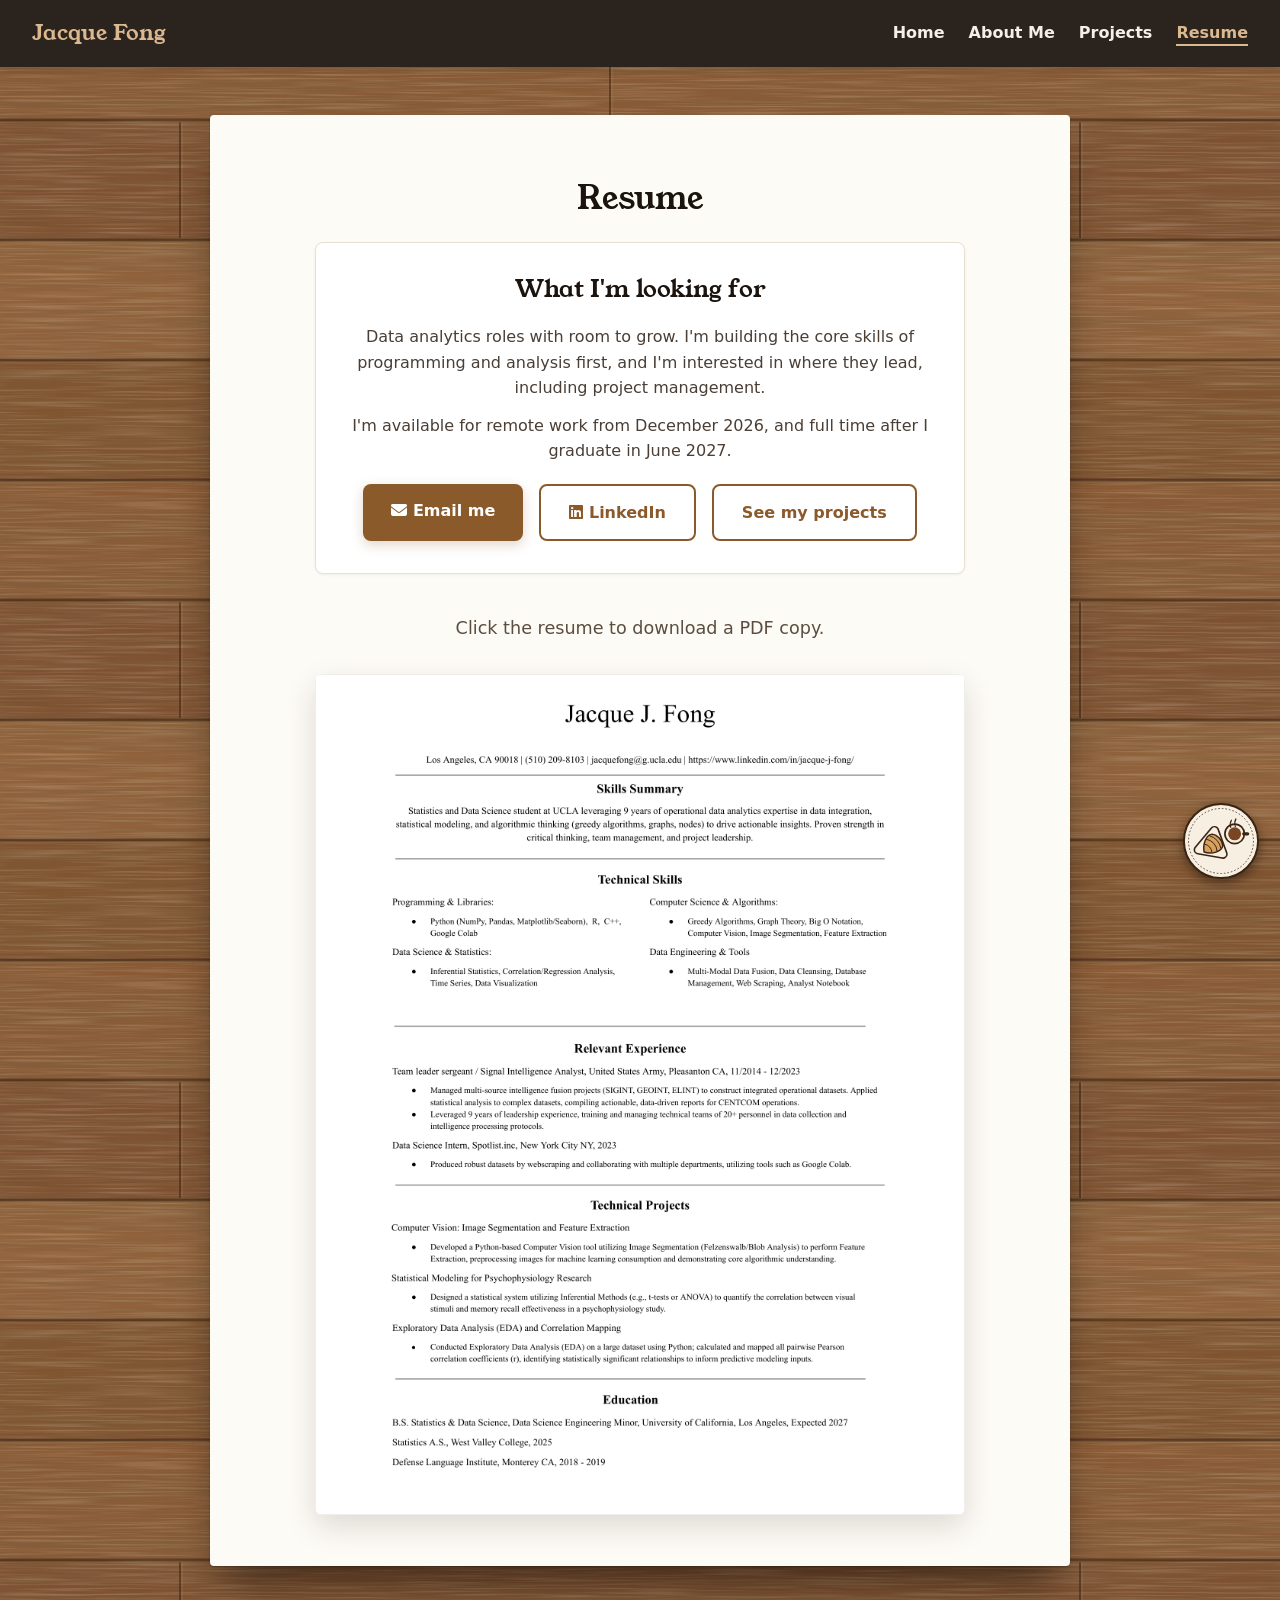
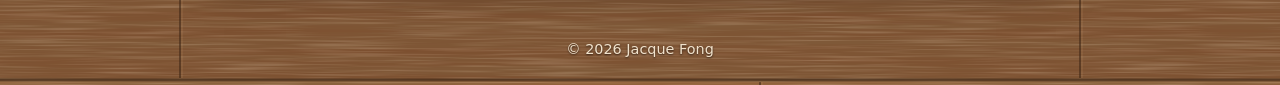
<file: resume.html>
<!DOCTYPE html>
<html lang="en">
<head>
    <meta charset="UTF-8">
    <meta name="viewport" content="width=device-width, initial-scale=1.0">
    <title>Resume | Jacque Fong</title>
    <link rel="stylesheet" href="https://cdnjs.cloudflare.com/ajax/libs/font-awesome/6.7.2/css/all.min.css">
    <link rel="icon" type="image/svg+xml" href="/assets/emblem.svg">
    <link rel="preconnect" href="https://fonts.googleapis.com">
    <link rel="preconnect" href="https://fonts.gstatic.com" crossorigin>
    <link rel="stylesheet" href="https://fonts.googleapis.com/css2?family=Young+Serif&display=swap">
    <link rel="stylesheet" href="/assets/styles.css">
</head>
<body>
    <nav class="site-nav">
        <a href="/" class="brand">Jacque Fong</a>
        <ul>
            <li><a href="/">Home</a></li>
            <li><a href="/about.html">About Me</a></li>
            <li><a href="/projects.html">Projects</a></li>
            <li><a href="/resume.html" aria-current="page">Resume</a></li>
        </ul>
    </nav>

    <main class="container resume-page">
        <h1>Resume</h1>

        <section class="card about-cta resume-cta">
            <h2>What I'm looking for</h2>
            <p>Data analytics roles with room to grow. I'm building the core skills of programming and analysis
                first, and I'm interested in where they lead, including project management.</p>
            <p>I'm available for remote work from December 2026, and full time after I graduate in June 2027.</p>
            <div class="cta-row">
                <a class="btn" href="mailto:fong.jacque@gmail.com">
                    <i class="fa-solid fa-envelope" aria-hidden="true"></i> Email me</a>
                <a class="btn btn-outline" href="https://www.linkedin.com/in/jacque-j-fong/" target="_blank" rel="noopener">
                    <i class="fa-brands fa-linkedin" aria-hidden="true"></i> LinkedIn</a>
                <a class="btn btn-outline" href="/projects.html">See my projects</a>
            </div>
        </section>

        <p class="subtitle">Click the resume to download a PDF copy.</p>

        <a href="/assets/jacque-fong-resume.pdf" download="Jacque_Fong_Resume.pdf" class="resume-preview">
            <img src="/assets/resume-preview.png" alt="Preview of Jacque Fong's resume. Click to download the PDF.">
        </a>
    </main>

    <footer class="site-footer">© 2026 Jacque Fong</footer>
</body>
</html>
</file>
<file: assets/styles.css>
/* =========================================================
   styles.css — shared skeleton for every page
   Page-specific sections get added below as we build each page.
   ========================================================= */

/* ---------- 1. Design tokens (the one place colors live) ---------- */
:root {
    --wood:          #7d5030;          /* desk color while the wood image loads */
    --paper:         #fdfbf6;          /* business card + page sheets */
    --bg-base:       #e6dccf;
    --text:          #2d241e;
    --text-muted:    #5c4d41;
    --heading:       #1a130e;
    --rule:          #baab98;
    --primary:       #8b5a2b;
    --primary-hover: #6e441f;
    --nav-bg:        #2b231d;
    --nav-text:      #f4efe8;
    --nav-accent:    #dcb88f;
    --card-bg:       rgba(255, 255, 255, 0.75);
    --card-border:   rgba(255, 255, 255, 0.5);
    --shadow:        0 6px 20px rgba(45, 36, 30, 0.08);
    --radius:        12px;
    --font:          system-ui, -apple-system, "Segoe UI", Roboto, sans-serif;
    --font-display:  "Young Serif", Georgia, "Times New Roman", serif;
    --sheet-shadow:  0 1px 2px rgba(0, 0, 0, 0.25), 0 26px 40px -14px rgba(20, 10, 4, 0.65);
}

/* ---------- 2. Base ---------- */
*, *::before, *::after { box-sizing: border-box; }

body {
    margin: 0;
    min-height: 100vh;
    display: flex;
    flex-direction: column;
    font-family: var(--font);
    color: var(--text);
    line-height: 1.6;
    background: var(--wood) url("/assets/wood.svg") repeat;   /* the wooden desk */
}

/* Emblem in the bottom-right corner of every page */
body::after {
    content: "";
    position: fixed;
    right: 20px;
    bottom: 20px;
    width: 78px;
    height: 78px;
    background: url("/assets/emblem.svg") center / contain no-repeat;
    filter: drop-shadow(0 4px 6px rgba(20, 10, 4, 0.5));
    pointer-events: none;
    z-index: 50;
}

main { flex: 1; }   /* pushes the footer to the bottom on short pages */

h1, h2, h3 { color: var(--heading); line-height: 1.2; }
h1, h2 { font-family: var(--font-display); font-weight: 400; }

:focus-visible { outline: 3px solid var(--nav-accent); outline-offset: 3px; }

a { color: var(--primary); }
a:hover { color: var(--primary-hover); }

img { max-width: 100%; height: auto; }

[hidden] { display: none !important; }   /* the hidden attribute always wins */

/* ---------- 3. Navigation ---------- */
.site-nav {
    background: var(--nav-bg);
    padding: 1rem 2rem;
    display: flex;
    flex-wrap: wrap;                 /* wraps instead of overflowing on phones */
    justify-content: space-between;
    align-items: center;
    gap: 0.75rem 1.5rem;
    box-shadow: 0 4px 10px rgba(0, 0, 0, 0.1);
}

.site-nav .brand {
    font-family: var(--font-display);
    font-size: 1.35rem;
    color: var(--nav-accent);
    text-decoration: none;
}

.site-nav ul {
    list-style: none;
    margin: 0;
    padding: 0;
    display: flex;
    flex-wrap: wrap;
    gap: 0.5rem 1.5rem;
}

.site-nav ul a {
    color: var(--nav-text);
    text-decoration: none;
    font-weight: 600;
    padding-bottom: 2px;
    border-bottom: 2px solid transparent;
    transition: color 0.2s, border-color 0.2s;
}

.site-nav ul a:hover,
.site-nav ul a[aria-current="page"] {
    color: var(--nav-accent);
    border-bottom-color: var(--nav-accent);
}

/* ---------- 4. Shared layout pieces ---------- */
/* Inner pages: a sheet of paper lying on the desk */
.container {
    width: calc(100% - 3rem);
    max-width: 860px;
    margin: 3rem auto;
    padding: 2.75rem 3rem;
    background: var(--paper);
    border-radius: 4px;
    box-shadow: var(--sheet-shadow);
}

.card {
    background: var(--card-bg);
    border: 1px solid var(--card-border);
    border-radius: var(--radius);
    box-shadow: var(--shadow);
    backdrop-filter: blur(3px);
    padding: 2rem;
}
/* Panels printed on a sheet: quieter than free-standing cards */
.container .card {
    background: #fff;
    border: 1px solid #e9e0d3;
    border-radius: 8px;
    box-shadow: 0 1px 3px rgba(45, 36, 30, 0.06);
    backdrop-filter: none;
}

.btn {
    display: inline-block;
    background: var(--primary);
    color: #fff;
    padding: 0.85rem 1.75rem;
    border-radius: 0.5rem;
    font-weight: 700;
    text-decoration: none;
    box-shadow: 0 4px 12px rgba(139, 90, 43, 0.25);
    transition: background 0.2s, transform 0.2s;
}
.btn:hover { background: var(--primary-hover); color: #fff; transform: translateY(-2px); }

/* ---------- 5. Footer ---------- */
.site-footer {
    text-align: center;
    padding: 1.5rem;
    font-size: 0.9rem;
    color: #f1e2cc;
    text-shadow: 0 1px 2px rgba(0, 0, 0, 0.6);
}

/* ---------- 6. Small screens ---------- */
@media (max-width: 600px) {
    .site-nav { padding: 1rem 1.25rem; }
    .container { width: calc(100% - 1.5rem); margin: 1rem auto; padding: 1.75rem 1.25rem; }
    .card { padding: 1.5rem; }
}

/* Phones: the emblem sits at the bottom of the page instead of floating over content */
@media (max-width: 760px) {
    body::after {
        position: static;
        align-self: flex-end;
        width: 56px;
        height: 56px;
        margin: 0 14px 14px 0;
    }
}

/* =========================================================
   Page-specific styles go below this line (home, about,
   projects, resume) as we work through each page.
   ========================================================= */

/* ---------- Home page (index.html): a business card on the desk ---------- */
.desk {
    position: relative;
    display: flex;
    justify-content: center;
    align-items: center;
    padding: 7rem 1.5rem 8rem;
    overflow: hidden;                 /* things can run off the edge of the desk */
    /* soft window light from the upper left */
    background: linear-gradient(118deg, rgba(255, 238, 210, 0.16) 0%, rgba(255, 238, 210, 0) 42%, rgba(20, 10, 4, 0.22) 100%);
}

/* Everything in the scene is sized from the scene's width (cqw), so it scales with the screen */
.desk-scene {
    position: relative;
    width: clamp(300px, 54vw, 900px);
    container-type: inline-size;
}

/* --- The card: wrapper tilts it and lands it; flipper turns it over --- */
.card-wrap {
    position: relative;
    z-index: 2;
    perspective: 1600px;
    transform: rotate(-2deg);
    animation: card-land 0.7s cubic-bezier(.2, .8, .3, 1) both;
}
@keyframes card-land {
    from { opacity: 0; transform: translateY(-28px) rotate(-7deg); }
    to   { opacity: 1; transform: rotate(-2deg); }
}

.card-flipper {
    display: grid;
    transform-style: preserve-3d;
    transition: transform 0.75s cubic-bezier(.4, .1, .2, 1);
}
.card-flipper.flipped { transform: rotateY(180deg); }

.business-card {
    grid-area: 1 / 1;                 /* front and back occupy the same spot */
    position: relative;
    aspect-ratio: 7 / 4;              /* a real 3.5 x 2 in card */
    backface-visibility: hidden;
    -webkit-backface-visibility: hidden;
    padding: 6cqw 6.5cqw;
    background: radial-gradient(120% 90% at 20% 10%, #fffefb 0%, var(--paper) 55%, #f3ede2 100%);
    border-radius: 6px;
    box-shadow: 0 1px 1px rgba(0, 0, 0, 0.25), 0 22px 34px -10px rgba(20, 10, 4, 0.7);
}
.card-back { transform: rotateY(180deg); }

.card-front {
    display: grid;
    grid-template-columns: auto 1fr;
    align-items: center;
    gap: 5cqw;
}

.card-emblem { position: absolute; top: 2.6cqw; right: 2.6cqw; width: 7cqw; min-width: 38px; }

.card-photo {
    width: 27cqw;
    height: 27cqw;
    object-fit: cover;
    object-position: center top;
    border-radius: 50%;
    box-shadow: 0 0 0 4px #fff, 0 6px 14px rgba(45, 36, 30, 0.25);
}

.card-text { text-align: left; }
.card-text h1 { font-size: clamp(2rem, 6.4cqw, 3.6rem); margin: 0 0 0.4rem; }
.card-text p  { margin: 0 0 1.4rem; font-size: clamp(1rem, 2.5cqw, 1.35rem); color: #4a3e35; max-width: 30ch; }
.card-front .btn { font-size: clamp(0.95rem, 2.2cqw, 1.15rem); }

.actions { display: flex; flex-direction: column; align-items: center; gap: 1rem; }

.social-links { display: flex; gap: 1.25rem; }
.social-links a {
    font-size: clamp(1.75rem, 4.3cqw, 2.4rem);
    line-height: 1;
    text-decoration: none;
    transition: opacity 0.2s, transform 0.2s;
}
.social-links .github   { color: #181717; }   /* GitHub's brand black */
.social-links .linkedin { color: #0a66c2; }   /* LinkedIn's brand blue */
.social-links a:hover   { opacity: 0.75; transform: translateY(-2px); }

.flip-btn {
    position: absolute;
    right: 2.2cqw;
    bottom: 2cqw;
    font: inherit;
    font-size: 0.85rem;
    font-weight: 600;
    color: var(--text-muted);
    background: transparent;
    border: 1px solid rgba(45, 36, 30, 0.2);
    border-radius: 999px;
    padding: 0.3rem 0.8rem;
    cursor: pointer;
    transition: color 0.2s, border-color 0.2s, background 0.2s;
}
.flip-btn:hover { color: var(--primary); border-color: var(--primary); background: rgba(139, 90, 43, 0.06); }

.card-back { display: flex; align-items: center; }
.back-text { max-width: 78%; }
.back-text h2 { font-size: clamp(1.5rem, 4.2cqw, 2.3rem); margin: 0 0 0.75rem; }
.back-text p  { margin: 0 0 0.9rem; font-size: clamp(0.98rem, 2.3cqw, 1.25rem); color: #4a3e35; }
.back-text .currently strong { color: var(--primary); }
.back-links { display: flex; flex-wrap: wrap; gap: 0.75rem; margin-top: 1.25rem; }
.back-links .btn { padding: 0.65rem 1.4rem; }

/* --- Desk objects that are links --- */
.desk-resume {
    position: absolute;
    z-index: 1;
    width: 44cqw;
    top: -17cqw;
    left: 5cqw;
    transform: rotate(-7deg);
    transition: transform 0.25s;
}
.desk-resume img {
    display: block;
    width: 100%;
    background: #fff;
    border-radius: 2px;
    box-shadow: 0 1px 1px rgba(0, 0, 0, 0.2), 0 14px 22px -8px rgba(20, 10, 4, 0.6);
}
.desk-resume:hover, .desk-resume:focus-visible { transform: rotate(-7deg) translateY(-12px); }

.desk-notebook {
    position: absolute;
    z-index: 1;
    width: 34cqw;
    aspect-ratio: 3 / 4;
    right: -31cqw;
    bottom: -25cqw;
    transform: rotate(9deg);
    display: flex;
    align-items: flex-start;
    justify-content: center;
    padding-top: 4cqw;
    text-decoration: none;
    border-radius: 4px 10px 10px 4px;
    background:
        linear-gradient(90deg, rgba(0, 0, 0, 0.35) 0, rgba(0, 0, 0, 0) 9%),          /* spine shading */
        radial-gradient(120% 80% at 30% 20%, #5a3b28 0%, #3c271a 70%, #2e1d13 100%);  /* leather */
    box-shadow:
        5px 0 0 -1px #efe6d6, 8px 0 0 -2px #e2d6c2, 11px 0 0 -3px #d6c8b1,          /* page edges */
        0 18px 28px -10px rgba(20, 10, 4, 0.75);
    transition: transform 0.25s;
}
.desk-notebook::after {                    /* elastic band */
    content: "";
    position: absolute;
    top: 0; bottom: 0; right: 14%;
    width: 4%;
    background: linear-gradient(90deg, #1c120b, #34221a, #1c120b);
}
.notebook-title {
    font-family: var(--font-display);
    font-size: clamp(1rem, 3cqw, 1.7rem);
    color: #d9b277;                         /* gold foil */
    text-shadow: 0 1px 0 rgba(0, 0, 0, 0.5);
}
.desk-notebook:hover, .desk-notebook:focus-visible { transform: rotate(9deg) translateY(-8px); }

.sticky-note {
    position: absolute;
    z-index: 3;
    width: 25cqw;
    min-width: 170px;
    right: -27cqw;
    bottom: -13cqw;
    transform: rotate(4deg);
    display: flex;
    flex-direction: column;
    gap: 0.15rem;
    padding: 1.1rem 1rem 1rem;
    font-family: "Caveat", "Segoe Print", "Bradley Hand", cursive;
    color: #2b2118;
    text-decoration: none;
    background: linear-gradient(180deg, #f8e58c 0%, #f3da6f 100%);
    box-shadow: 0 1px 1px rgba(0, 0, 0, 0.15), 0 12px 18px -8px rgba(20, 10, 4, 0.6);
    transition: transform 0.25s;
}
.sticky-note::before {                      /* the sticky strip along the top */
    content: "";
    position: absolute;
    top: 0; left: 0; right: 0;
    height: 18%;
    background: rgba(0, 0, 0, 0.04);
}
.note-label { font-size: 1.15rem; opacity: 0.75; }
.note-name  { font-size: clamp(1.35rem, 3cqw, 1.75rem); font-weight: 700; line-height: 1.05; }
.note-date  { font-size: 1.1rem; opacity: 0.8; }
.sticky-note:hover, .sticky-note:focus-visible { color: #2b2118; transform: rotate(2deg) translateY(-6px); }

/* --- Decorative props --- */
.prop { position: absolute; z-index: 4; pointer-events: none; user-select: none; }
.prop-coffee { width: 37cqw; top: -18cqw; right: -30cqw; }
.prop-coffee img { display: block; width: 100%; }
.prop-pastry { width: 46cqw; bottom: -22cqw; left: -35cqw; transform: rotate(-8deg); }
/* Drawing tablet peeking in from the top-right corner of the desk */
.prop-tablet { z-index: 0; width: clamp(280px, 31vw, 580px); top: -9vw; right: -3vw; transform: rotate(-11deg); }
/* Tablet pen lying below the card, centered */
.prop-pen { z-index: 1; width: 50cqw; left: 25cqw; bottom: -13cqw; transform: rotate(-3deg); }

.steam {
    position: absolute;
    left: 30%; top: 4%;
    width: 40%;
    overflow: visible;
}
.steam path {
    fill: none;
    stroke: #fff;
    stroke-width: 3;
    stroke-linecap: round;
    opacity: 0;
    filter: blur(1.5px);
    animation: steam 5s ease-in-out infinite;
}
.steam path:nth-child(2) { animation-delay: 1.6s; }
.steam path:nth-child(3) { animation-delay: 3.2s; }
@keyframes steam {
    0%   { opacity: 0;    transform: translateY(12px) scaleX(0.9); }
    35%  { opacity: 0.45; }
    100% { opacity: 0;    transform: translateY(-26px) scaleX(1.15); }
}

@media (prefers-reduced-motion: reduce) {
    .card-wrap { animation: none; }
    .card-flipper { transition: none; }
    .steam { display: none; }
}

/* Phones and small tablets: card stands upright; only the cup and pastry peek in */
@media (max-width: 760px) {
    .desk { padding: 5rem 1rem 3rem; flex-direction: column; }
    .desk-scene { width: 100%; display: flex; flex-direction: column; }
    .card-wrap { order: 1; transform: none; animation-name: card-land-flat; }
    @keyframes card-land-flat { from { opacity: 0; transform: translateY(-20px); } to { opacity: 1; transform: none; } }
    .business-card { aspect-ratio: auto; padding: 2.25rem 1.5rem 3.5rem; }
    .card-front { grid-template-columns: 1fr; justify-items: center; gap: 1.25rem; }
    .card-photo { width: 150px; height: 150px; }
    .card-text, .card-text p { text-align: center; margin-left: auto; margin-right: auto; }
    .card-back { align-items: flex-start; }
    .back-text { max-width: 100%; padding-top: 2.5rem; }
    .flip-btn { right: 50%; transform: translateX(50%); bottom: 1rem; }
    .desk-resume, .desk-notebook, .prop-tablet, .prop-pen { display: none; }
    .sticky-note {
        position: relative;
        right: auto; bottom: auto;
        order: 2;
        width: 230px;
        margin: 2.25rem auto 0;
        transform: rotate(-2deg);
    }
    .prop { z-index: 0; }
    .prop-coffee { width: 150px; top: -78px; right: -48px; }
    .prop-pastry { width: 190px; bottom: -40px; top: auto; left: -70px; }
}

/* ---------- Projects page (projects.html) ---------- */
.projects-page h1 { text-align: center; margin-bottom: 0.5rem; }
.projects-page .subtitle { text-align: center; color: var(--text-muted); margin: 0 0 1.5rem; }

.project-section h2 {
    margin-top: 2.5rem;
    padding-bottom: 0.5rem;
    border-bottom: 2px solid var(--rule);
    color: #4a3e35;
}

.project-list { list-style: none; padding: 0; margin: 0; }
.project-list li { margin: 1rem 0; }

.project-card {
    display: block;
    padding: 1.25rem 1.5rem;
    color: var(--text);
    text-decoration: none;
    transition: transform 0.2s, box-shadow 0.2s;
}
.project-card:hover {
    color: var(--text);
    transform: translateY(-3px);
    box-shadow: 0 12px 28px rgba(45, 36, 30, 0.14);
}

.project-head {
    display: flex;
    justify-content: space-between;
    align-items: baseline;
    flex-wrap: wrap;
    gap: 0.25rem 1rem;
}
.project-head h3 { margin: 0; font-size: 1.2rem; color: var(--primary); }
.project-head time { font-size: 0.85rem; color: var(--text-muted); white-space: nowrap; }
.project-card p { margin: 0.5rem 0 0.75rem; color: #4a3e35; }

.tags { display: flex; flex-wrap: wrap; gap: 0.4rem; }
.tag {
    font-size: 0.78rem;
    font-weight: 600;
    padding: 0.2rem 0.6rem;
    border-radius: 999px;
    background: rgba(139, 90, 43, 0.12);
    color: var(--primary-hover);
}

.coming-soon, .loading { color: var(--text-muted); font-style: italic; }

/* ---------- About page (about.html) ---------- */
.about-page h1 { text-align: center; margin-bottom: 1.5rem; }
.about-intro p { font-size: 1.1rem; color: #3d3128; margin: 0 0 1rem; }
.about-intro p:last-child { margin-bottom: 0; }

.about-block { margin-top: 2.5rem; }
.about-block h2 {
    padding-bottom: 0.5rem;
    border-bottom: 2px solid var(--rule);
    color: #4a3e35;
}

/* Vertical timeline */
.timeline { list-style: none; margin: 1.5rem 0 0; padding: 0 0 0 1.5rem; border-left: 2px solid var(--rule); }
.timeline li { position: relative; padding-bottom: 1.5rem; }
.timeline li:last-child { padding-bottom: 0; }
.timeline li::before {
    content: "";
    position: absolute;
    left: calc(-1.5rem - 7px);
    top: 0.35rem;
    width: 12px; height: 12px;
    border-radius: 50%;
    background: var(--primary);
    border: 2px solid var(--bg-base);
}
.timeline .when { font-size: 0.85rem; font-weight: 700; color: var(--primary); }
.timeline h3 { margin: 0.2rem 0 0.3rem; font-size: 1.1rem; }
.timeline p { margin: 0; color: #4a3e35; }
.timeline p + p { margin-top: 0.6rem; }

.about-prose p { color: #3d3128; font-size: 1.05rem; margin: 1rem 0 0; max-width: 70ch; }
.about-cta p + p { margin-top: -0.25rem; }

.about-cta { margin-top: 2.5rem; text-align: center; }
.about-cta h2 { margin-top: 0; }
.about-cta p { color: #4a3e35; }
.cta-row { display: flex; justify-content: center; flex-wrap: wrap; gap: 1rem; margin-top: 1.25rem; }

/* ---------- Page not found (404.html) ---------- */
.not-found { flex: 0 0 auto; max-width: 620px; margin: 5rem auto auto; text-align: center; }   /* sized to its content, footer stays at the bottom */
.not-found-emblem { width: 96px; margin-bottom: 0.5rem; }
.not-found h1 { margin: 0 0 0.75rem; }
.not-found p { margin: 0; color: #4a3e35; font-size: 1.1rem; }

/* ---------- Single project page (project.html) ---------- */
.back-link { display: inline-block; margin-bottom: 1rem; font-weight: 600; text-decoration: none; }

.project-header h1 { margin: 0 0 0.5rem; }
.project-header p  { margin: 0 0 0.75rem; font-size: 1.1rem; color: #4a3e35; }
.source-btn { margin-top: 1.25rem; }

.btn-outline {
    background: transparent;
    color: var(--primary);
    border: 2px solid var(--primary);
    box-shadow: none;
}
.btn-outline:hover { background: var(--primary); color: #fff; }
button.btn { font: inherit; font-weight: 700; cursor: pointer; border: none; }
button.btn.btn-outline { border: 2px solid var(--primary); }
button.btn:disabled { opacity: 0.6; cursor: wait; transform: none; }

.project-block { margin-top: 2rem; }
.project-block h2 { margin-top: 0; }
.project-block h3 { margin: 1.75rem 0 0.5rem; font-size: 1.05rem; }

.activity-summary { margin-top: 0; color: var(--text-muted); }

/* Contribution grid */
.grid-scroll { overflow-x: auto; padding-bottom: 0.25rem; }
.grid-months {
    display: grid;
    gap: 0;
    font-size: 0.72rem;
    color: var(--text-muted);
    height: 1.1rem;
    width: max-content;
}
.grid-months span { white-space: nowrap; }
.activity-grid {
    display: grid;
    grid-template-rows: repeat(7, 10px);
    grid-auto-flow: column;
    grid-auto-columns: 10px;
    gap: 3px;
    width: max-content;
}
.day { display: inline-block; width: 10px; height: 10px; border-radius: 2px; }
.level-0 { background: rgba(45, 36, 30, 0.08); }
.level-1 { background: #dcb88f; }
.level-2 { background: #b8834f; }
.level-3 { background: #8b5a2b; }
.level-4 { background: #4e3016; }
.grid-legend {
    display: flex;
    align-items: center;
    justify-content: flex-end;
    gap: 3px;
    margin-top: 0.5rem;
    font-size: 0.75rem;
    color: var(--text-muted);
}

/* Commit list */
.commit-list { list-style: none; margin: 0; padding: 0; }
.commit-list li {
    display: flex;
    justify-content: space-between;
    align-items: baseline;
    flex-wrap: wrap;
    gap: 0.25rem 1rem;
    padding: 0.6rem 0;
    border-top: 1px solid rgba(45, 36, 30, 0.1);
}
.commit-msg { flex: 1 1 18rem; }
.commit-meta { display: flex; gap: 0.75rem; font-size: 0.85rem; color: var(--text-muted); white-space: nowrap; }
.commit-meta a { font-family: ui-monospace, Consolas, monospace; }

/* Demo */
.demo-note { color: #4a3e35; margin-top: 0; }
.demo-note code { background: rgba(45, 36, 30, 0.08); padding: 0.1rem 0.35rem; border-radius: 4px; }
.demo-controls { display: flex; align-items: center; flex-wrap: wrap; gap: 0.75rem 1rem; margin: 1.25rem 0; }
.demo-status { color: var(--text-muted); font-size: 0.95rem; }
.demo-output {
    background: #1f1a16;
    color: #efe7dc;
    font: 0.85rem/1.5 ui-monospace, Consolas, "Courier New", monospace;
    padding: 1rem;
    border-radius: 8px;
    max-height: 420px;
    overflow: auto;
    white-space: pre;
    margin: 0;
}
.demo-output .stderr { color: #f2a68a; }
.demo-plots { display: grid; justify-items: center; gap: 1rem; margin-top: 1rem; }
.demo-plots img { max-width: 100%; background: #fff; border-radius: 8px; box-shadow: var(--shadow); }   /* natural size, never wider than the card */

/* Optional "use your own file" control on demos */
.demo-upload { margin: 1.25rem 0 0.25rem; }
.demo-upload input[type="file"] {            /* hidden but still reachable by keyboard and screen readers */
    position: absolute; width: 1px; height: 1px; opacity: 0; overflow: hidden;
}
.demo-upload input[type="file"]:focus-visible + .upload-btn { outline: 3px solid var(--nav-accent); outline-offset: 3px; }
.upload-btn { cursor: pointer; padding: 0.65rem 1.3rem; }
.upload-chosen { display: flex; align-items: center; flex-wrap: wrap; gap: 0.6rem 0.9rem; margin-top: 0.9rem; }
.upload-chosen img { width: 64px; height: 64px; object-fit: cover; border-radius: 6px; box-shadow: var(--shadow); }
.upload-chosen span { font-weight: 600; word-break: break-all; }
.link-btn {
    font: inherit; font-size: 0.9rem; color: var(--primary); background: none; border: none;
    padding: 0; text-decoration: underline; cursor: pointer;
}
.upload-note { margin: 0.6rem 0 0; font-size: 0.88rem; color: var(--text-muted); }
.upload-error { margin: 0.6rem 0 0; font-size: 0.92rem; color: #a3341f; font-weight: 600; }

/* Optional "type your own input" box on demos */
.demo-text { margin: 1.25rem 0 0.25rem; }
.demo-text-label { display: block; font-weight: 700; margin-bottom: 0.4rem; }
.demo-text textarea {
    width: 100%;
    font: inherit;
    font-size: 0.95rem;
    line-height: 1.5;
    padding: 0.7rem 0.85rem;
    border: 1px solid #d8ccbb;
    border-radius: 8px;
    background: #fff;
    color: var(--text);
    resize: vertical;
}
.demo-text textarea:focus { outline: 3px solid var(--nav-accent); outline-offset: 1px; border-color: var(--primary); }
.demo-text-actions { display: flex; gap: 1.25rem; margin-top: 0.4rem; }

/* ---------- Word memory mini-experiment (web/mini_experiment.js) ---------- */
.mx-note { font-size: 0.88rem; color: var(--text-muted); }
.mx-start { margin-top: 0.5rem; }

.mx-study { display: flex; flex-direction: column; align-items: center; gap: 1rem; }
.mx-scene { width: 100%; max-width: 560px; max-height: 42vh; object-fit: cover; border-radius: 6px; box-shadow: var(--shadow); }
.mx-words {
    list-style: none; margin: 0; padding: 0;
    display: grid; grid-template-rows: repeat(5, auto); grid-auto-flow: column; gap: 0.45rem 2.2rem;
    font-family: var(--font-display); font-size: 1.2rem; color: var(--heading);
}
.mx-timer { display: flex; align-items: center; gap: 0.75rem; width: 100%; max-width: 560px; }
.mx-bar { flex: 1; height: 6px; background: rgba(45, 36, 30, 0.12); border-radius: 999px; overflow: hidden; }
.mx-bar span { display: block; height: 100%; background: var(--primary); transition: width 0.2s linear; }
.mx-count { font-variant-numeric: tabular-nums; color: var(--text-muted); min-width: 3ch; text-align: right; }

.mx-test { text-align: center; padding: 1rem 0 0.5rem; }
.mx-progress { margin: 0; color: var(--text-muted); font-size: 0.9rem; }
.mx-question { margin: 1rem 0 0.25rem; font-size: 1.1rem; }
.mx-word { margin: 0 0 1.5rem; font-family: var(--font-display); font-size: clamp(2.2rem, 7vw, 3.2rem); color: var(--heading); min-height: 1.3em; }
.mx-answers { display: flex; justify-content: center; gap: 1rem; }
.mx-answers .btn { min-width: 8.5rem; }

.mx-verdict { font-size: 1.1rem; font-weight: 600; margin-top: 0; }
.mx-table { width: 100%; border-collapse: collapse; margin: 0.5rem 0 1rem; }
.mx-table th, .mx-table td { padding: 0.55rem 0.5rem; border-bottom: 1px solid rgba(45, 36, 30, 0.12); text-align: left; }
.mx-table thead th { font-size: 0.85rem; color: var(--text-muted); font-weight: 600; }
.mx-table td { font-variant-numeric: tabular-nums; white-space: nowrap; }
.mx-table tbody th { font-weight: 500; }
.mx-lures { margin: 0 0 1rem; }

.mx-chart { display: block; max-width: 100%; height: auto; margin-top: 0.75rem; overflow: visible; }
.mx-grid { stroke: rgba(45, 36, 30, 0.12); }
.mx-tick { font-size: 12px; fill: var(--text-muted); }
.mx-label { font-size: 13px; font-weight: 600; fill: var(--text); }
.mx-dot { fill: #b9ab9a; opacity: 0.85; }
.mx-mean { stroke: var(--heading); stroke-width: 2.5; }
.mx-you { fill: var(--primary); stroke: #fff; stroke-width: 2.5; }
.mx-legend { display: flex; flex-wrap: wrap; align-items: center; gap: 0.35rem 1.1rem; font-size: 0.85rem; color: var(--text-muted); margin: 0.25rem 0 0; }
.mx-legend > span { white-space: nowrap; }
.mx-key { display: inline-block; width: 12px; height: 12px; border-radius: 50%; vertical-align: -1px; margin-right: 0.2rem; }
.mx-key-you { background: var(--primary); }
.mx-key-dot { background: #b9ab9a; }
.mx-key-mean { width: 3px; height: 14px; border-radius: 0; background: var(--heading); }
.mx-again { margin-top: 0.75rem; }

@media (max-width: 600px) {
    .mx-words { gap: 0.4rem 1.3rem; font-size: 1.05rem; }
    .mx-table { font-size: 0.9rem; }
    .mx-table th, .mx-table td { padding: 0.5rem 0.3rem; }
    .mx-table td { white-space: normal; }
}

/* ---------- Resume page (resume.html) ---------- */
.resume-page { text-align: center; }
.resume-page h1 { margin-bottom: 0.5rem; }
.resume-page .subtitle { color: var(--text-muted); margin: 0 0 2rem; font-size: 1.1rem; }
.resume-cta { max-width: 650px; margin: 1.5rem auto 2.5rem; }

.resume-preview {
    position: relative;
    display: inline-block;
    max-width: 650px;
    border-radius: 8px;
    overflow: hidden;
    box-shadow: 0 12px 30px rgba(45, 36, 30, 0.15);
    transition: transform 0.3s, box-shadow 0.3s;
}
.resume-preview:hover {
    transform: translateY(-5px);
    box-shadow: 0 18px 40px rgba(45, 36, 30, 0.25);
}
.resume-preview img { display: block; width: 100%; border: 1px solid rgba(0, 0, 0, 0.05); }

/* "Click to download" bar that slides in on hover (desktop) */
.resume-preview::after {
    content: "⬇  Click to download PDF";
    position: absolute;
    left: 0; right: 0; bottom: 0;
    padding: 14px;
    background: rgba(139, 90, 43, 0.95);
    color: #fff;
    font-weight: 700;
    opacity: 0;
    transition: opacity 0.3s;
}
.resume-preview:hover::after { opacity: 1; }
</file>
